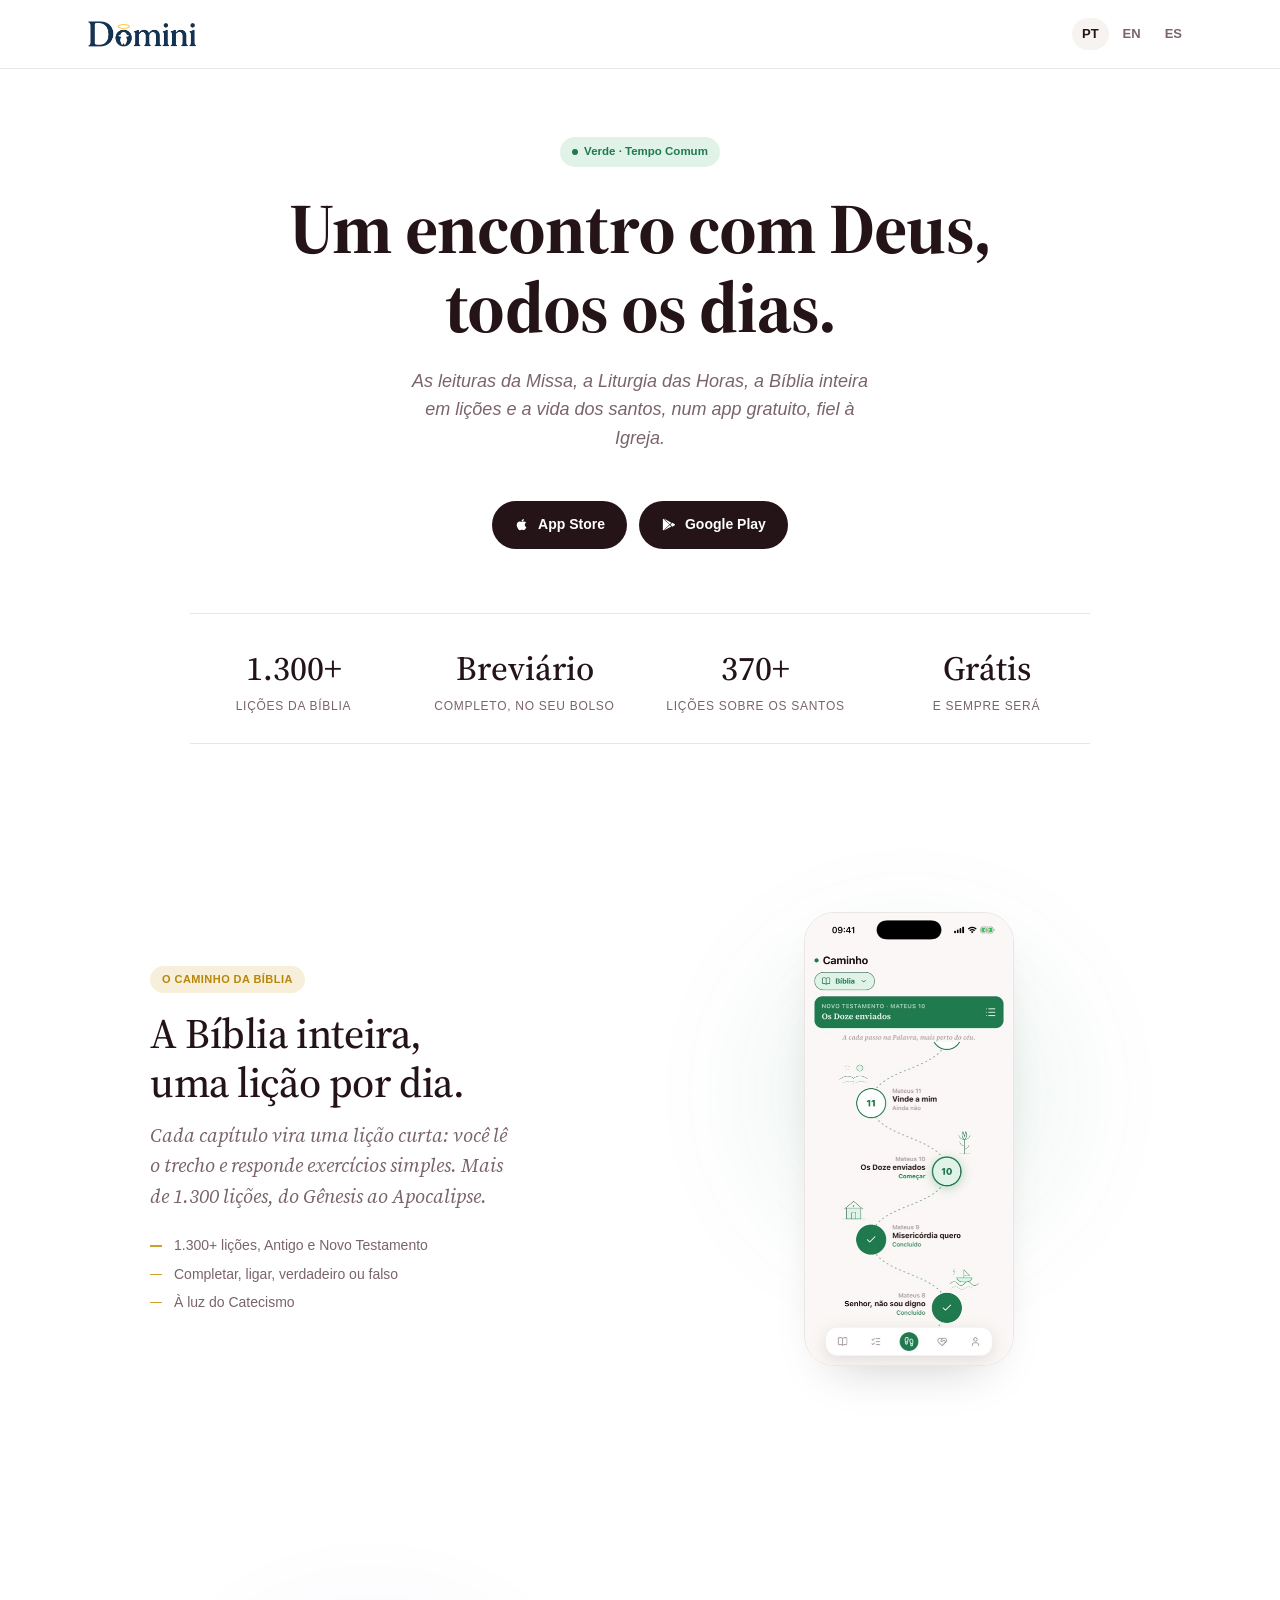
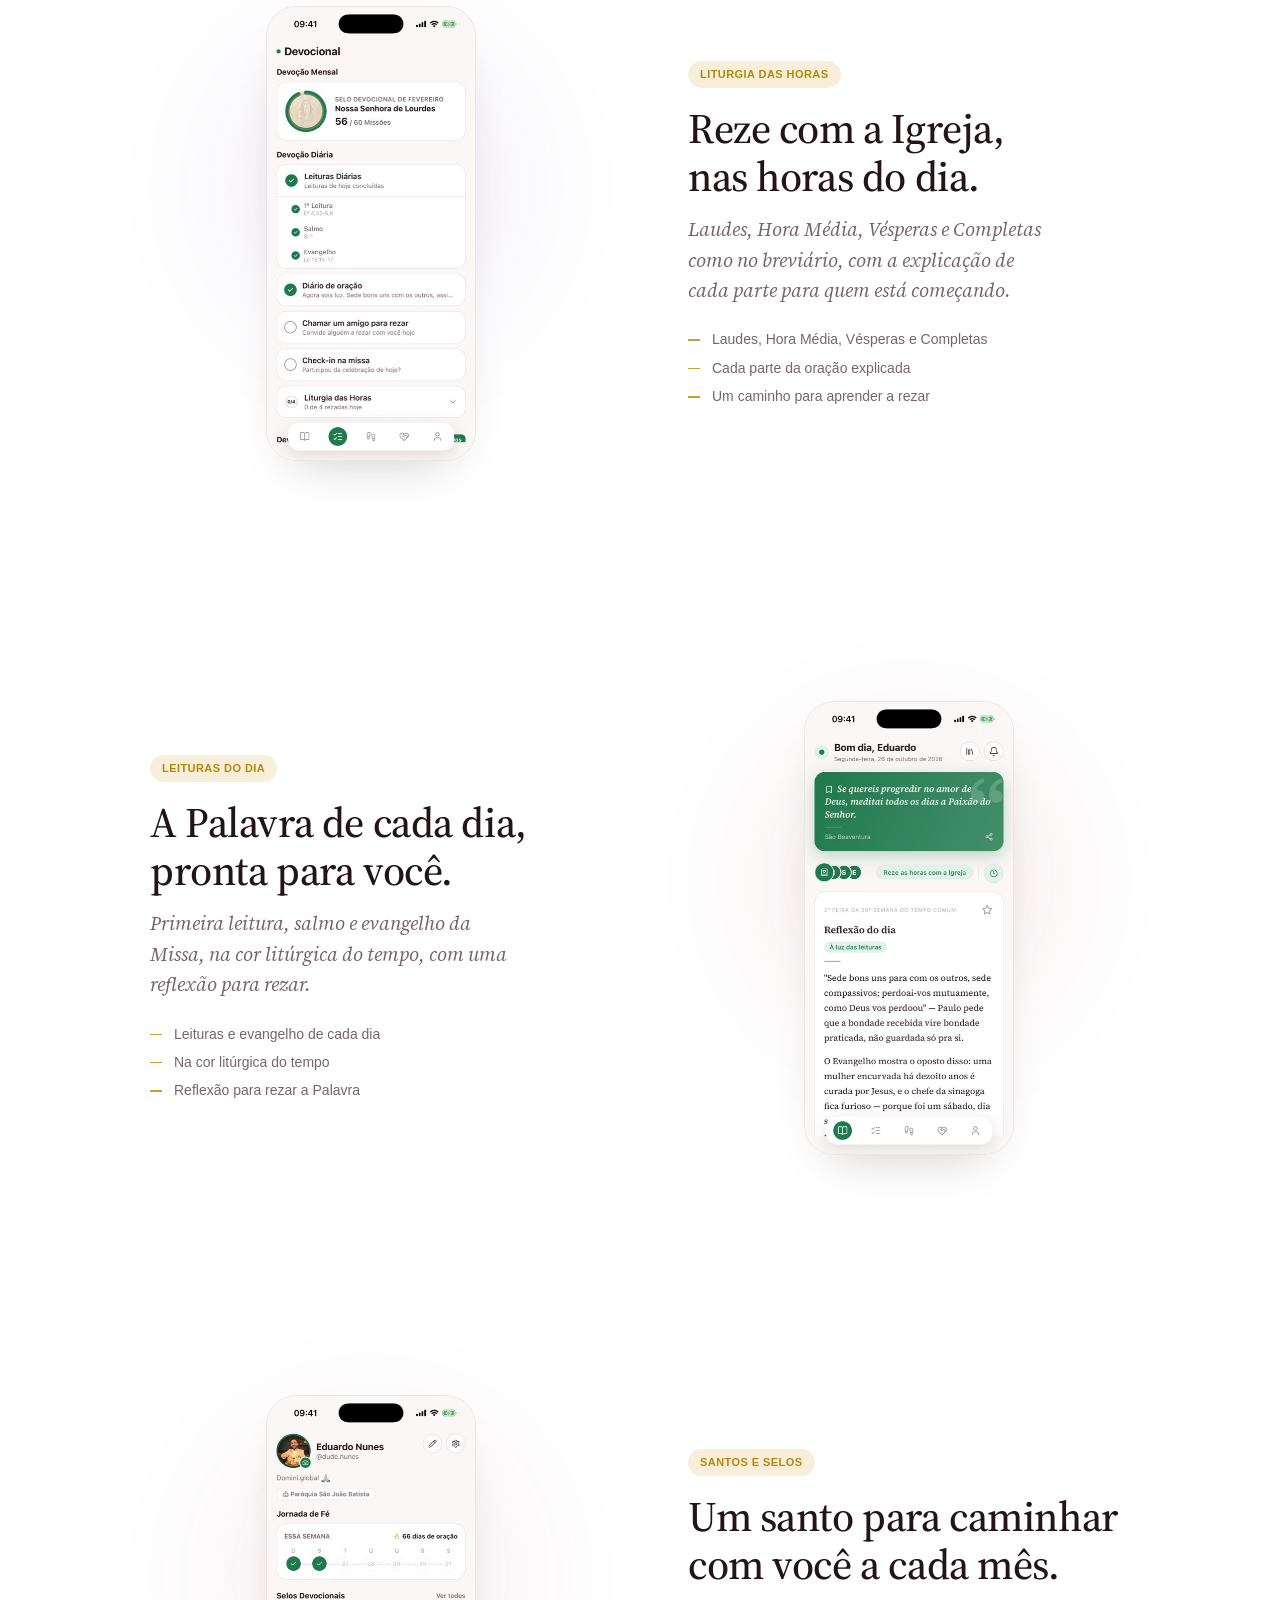
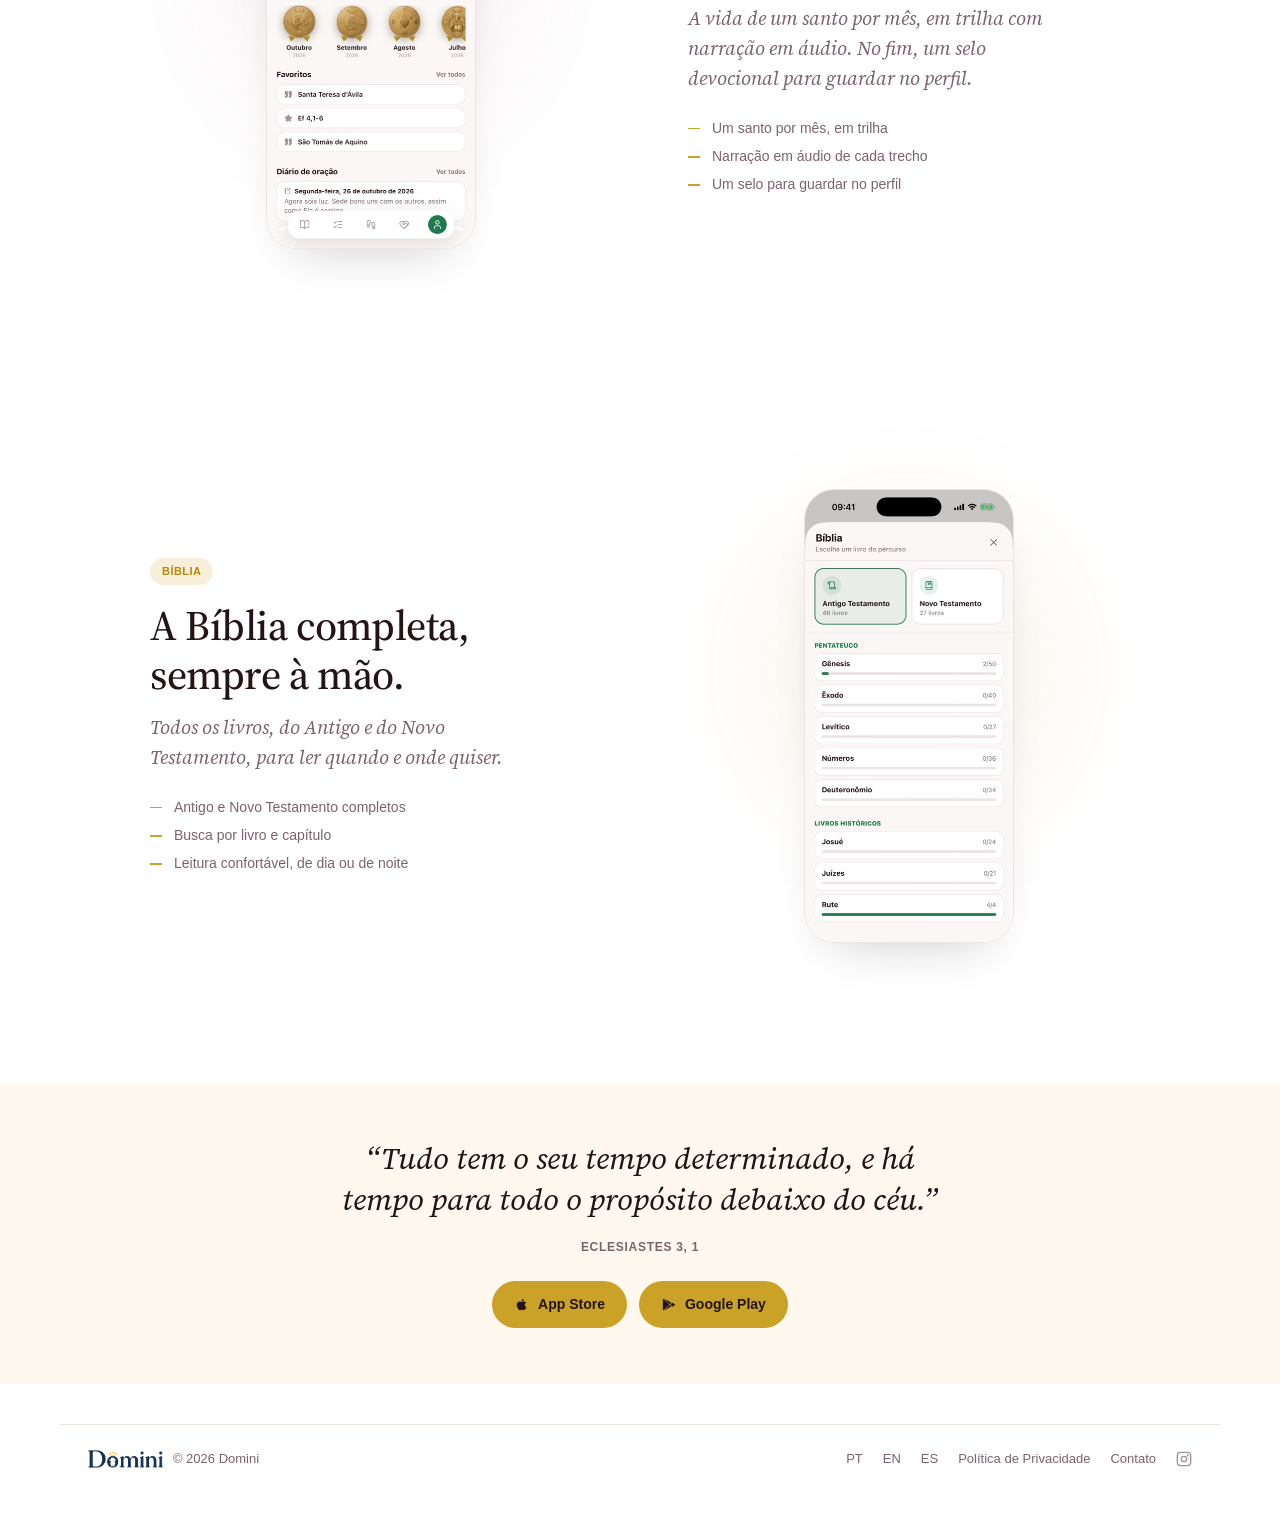
<file: index.html>
<!doctype html>
<html lang="pt-BR">
<head>
<meta charset="utf-8">
<meta name="viewport" content="width=device-width, initial-scale=1">
<title>Domini — leituras católicas diárias</title>
<meta name="description" content="Domini leva a primeira leitura, o salmo e o evangelho do dia até você — com missões, sequência de dias ativos, medalhas e amigos.">
<link rel="icon" href="assets/favicon.png?v=2">
<link rel="apple-touch-icon" href="assets/apple-touch-icon.png">
<link rel="alternate" hreflang="pt" href="https://domini.global/">
<link rel="alternate" hreflang="en" href="https://domini.global/en/">
<link rel="alternate" hreflang="es" href="https://domini.global/es/">
<link rel="alternate" hreflang="x-default" href="https://domini.global/">
<link rel="preconnect" href="https://fonts.googleapis.com"><link rel="preconnect" href="https://fonts.gstatic.com" crossorigin>
<link rel="stylesheet" href="https://fonts.googleapis.com/css2?family=Source+Serif+4:opsz,wght@8..60,400;8..60,500;8..60,600;8..60,700&display=swap">
<link rel="stylesheet" href="assets/style.css?v=20261102l">
</head>
<body>

<header class="site-header">
  <div class="wrap">
    <a class="brand" href="/">
      <img class="logo-light" src="assets/domini-logo.png" alt="Domini">
      <img class="logo-dark" src="assets/domini-logo-dark.png" alt="Domini">
    </a>
    <nav class="lang-switch" aria-label="Idioma">
      <a href="/" class="active">PT</a>
      <a href="/en/">EN</a>
      <a href="/es/">ES</a>
    </nav>
  </div>
</header>

<main>
  <section class="hero wrap reveal">
    <div class="lit-chip"><span class="lit-dot"></span><span class="label">Verde &middot; Tempo Comum</span></div>
    <h1>Um encontro com Deus,<br>todos os dias.</h1>
    <p class="lede">As leituras da Missa, a Liturgia das Horas, a Bíblia inteira em lições e a vida dos santos, num app gratuito, fiel à Igreja.</p>
      <div class="store-badges">
        <a class="store-badge" href="https://apps.apple.com/br/app/domini-app/id6801521707" target="_blank" rel="noopener noreferrer">
          <svg width="15" height="15" viewBox="0 0 24 24" fill="currentColor"><path d="M17.05 20.28c-.98.95-2.05.8-3.08.35-1.09-.46-2.09-.48-3.24 0-1.44.62-2.2.44-3.06-.35C2.79 15.25 3.51 7.59 9.25 7.31c1.35.07 2.28.74 3.08.8 1.18-.24 2.31-.93 3.57-.84 1.51.12 2.65.72 3.4 1.8-3.12 1.87-2.38 5.98.48 7.13-.57 1.5-1.31 2.99-2.73 4.08zM12.03 7.25c-.15-2.23 1.66-4.09 3.74-4.25.29 2.58-2.34 4.52-3.74 4.25z"/></svg>
          <span>App Store</span>
        </a>
        <a class="store-badge" href="https://play.google.com/store/apps/details?id=global.domini.app" target="_blank" rel="noopener noreferrer">
          <svg width="15" height="15" viewBox="0 0 24 24" fill="currentColor"><path d="M3.6 2.6a1 1 0 0 0-.6.92v17a1 1 0 0 0 .6.92l9.9-9.42zM15.2 12l2.9-2.76 3.9 2.26c.7.4.7 1.4 0 1.8l-3.9 2.26zM4.6 21.7l9.4-8.9 2.6 2.47zM4.6 2.3 16.6 9.2l-2.6 2.47z"/></svg>
          <span>Google Play</span>
        </a>
    </div>
  </section>

  

  <section class="numeros reveal"><div class="wrap numeros-grid">
  <div><strong>1.300+</strong><span>lições da Bíblia</span></div>
  <div><strong>Breviário</strong><span>completo, no seu bolso</span></div>
  <div><strong>370+</strong><span>lições sobre os santos</span></div>
  <div><strong>Grátis</strong><span>e sempre será</span></div>
</div></section>

<section class="features"><div class="wrap">
  <div class="fs-slide fs-static reveal">
    <div class="fs-text"><span class="eyebrow fi-verde">O Caminho da Bíblia</span><h3>A Bíblia inteira, uma lição por dia.</h3><p>Cada capítulo vira uma lição curta: você lê o trecho e responde exercícios simples. Mais de 1.300 lições, do Gênesis ao Apocalipse.</p><ul class="fs-list"><li>1.300+ lições, Antigo e Novo Testamento</li><li>Completar, ligar, verdadeiro ou falso</li><li>À luz do Catecismo</li></ul></div>
    <div class="fs-shot-wrap"><div class="glow-item glow-verde active"></div><div class="fs-shot"><img src="assets/screenshots/03-caminho.jpg" alt="O Caminho da Bíblia no app Domini"></div></div>
  </div>
  <div class="fs-slide fs-static fs-rev reveal">
    <div class="fs-text"><span class="eyebrow fi-roxo">Liturgia das Horas</span><h3>Reze com a Igreja, nas horas do dia.</h3><p>Laudes, Hora Média, Vésperas e Completas como no breviário, com a explicação de cada parte para quem está começando.</p><ul class="fs-list"><li>Laudes, Hora Média, Vésperas e Completas</li><li>Cada parte da oração explicada</li><li>Um caminho para aprender a rezar</li></ul></div>
    <div class="fs-shot-wrap"><div class="glow-item glow-roxo active"></div><div class="fs-shot"><img src="assets/screenshots/02-devocional.jpg" alt="Liturgia das Horas no app Domini"></div></div>
  </div>
  <div class="fs-slide fs-static reveal">
    <div class="fs-text"><span class="eyebrow fi-vermelho">Leituras do dia</span><h3>A Palavra de cada dia, pronta para você.</h3><p>Primeira leitura, salmo e evangelho da Missa, na cor litúrgica do tempo, com uma reflexão para rezar.</p><ul class="fs-list"><li>Leituras e evangelho de cada dia</li><li>Na cor litúrgica do tempo</li><li>Reflexão para rezar a Palavra</li></ul></div>
    <div class="fs-shot-wrap"><div class="glow-item glow-vermelho active"></div><div class="fs-shot"><img src="assets/screenshots/01-leituras.jpg" alt="Leituras do dia no app Domini"></div></div>
  </div>
  <div class="fs-slide fs-static fs-rev reveal">
    <div class="fs-text"><span class="eyebrow fi-rosa">Santos e selos</span><h3>Um santo para caminhar com você a cada mês.</h3><p>A vida de um santo por mês, em trilha com narração em áudio. No fim, um selo devocional para guardar no perfil.</p><ul class="fs-list"><li>Um santo por mês, em trilha</li><li>Narração em áudio de cada trecho</li><li>Um selo para guardar no perfil</li></ul></div>
    <div class="fs-shot-wrap"><div class="glow-item glow-rosa active"></div><div class="fs-shot"><img src="assets/screenshots/05-perfil.jpg" alt="Santos e selos no app Domini"></div></div>
  </div>
  <div class="fs-slide fs-static reveal">
    <div class="fs-text"><span class="eyebrow fi-branco">Bíblia</span><h3>A Bíblia completa, sempre à mão.</h3><p>Todos os livros, do Antigo e do Novo Testamento, para ler quando e onde quiser.</p><ul class="fs-list"><li>Antigo e Novo Testamento completos</li><li>Busca por livro e capítulo</li><li>Leitura confortável, de dia ou de noite</li></ul></div>
    <div class="fs-shot-wrap"><div class="glow-item glow-branco active"></div><div class="fs-shot"><img src="assets/screenshots/06-biblia.jpg" alt="Bíblia no app Domini"></div></div>
  </div>
</div></section>

<section class="band reveal">
    <div class="wrap">
      <blockquote>&ldquo;Tudo tem o seu tempo determinado, e há tempo para todo o propósito debaixo do céu.&rdquo;</blockquote>
      <p class="ref">Eclesiastes 3, 1</p>
            <div class="store-badges">
        <a class="store-badge" href="https://apps.apple.com/br/app/domini-app/id6801521707" target="_blank" rel="noopener noreferrer">
          <svg width="15" height="15" viewBox="0 0 24 24" fill="currentColor"><path d="M17.05 20.28c-.98.95-2.05.8-3.08.35-1.09-.46-2.09-.48-3.24 0-1.44.62-2.2.44-3.06-.35C2.79 15.25 3.51 7.59 9.25 7.31c1.35.07 2.28.74 3.08.8 1.18-.24 2.31-.93 3.57-.84 1.51.12 2.65.72 3.4 1.8-3.12 1.87-2.38 5.98.48 7.13-.57 1.5-1.31 2.99-2.73 4.08zM12.03 7.25c-.15-2.23 1.66-4.09 3.74-4.25.29 2.58-2.34 4.52-3.74 4.25z"/></svg>
          <span>App Store</span>
        </a>
        <a class="store-badge" href="https://play.google.com/store/apps/details?id=global.domini.app" target="_blank" rel="noopener noreferrer">
          <svg width="15" height="15" viewBox="0 0 24 24" fill="currentColor"><path d="M3.6 2.6a1 1 0 0 0-.6.92v17a1 1 0 0 0 .6.92l9.9-9.42zM15.2 12l2.9-2.76 3.9 2.26c.7.4.7 1.4 0 1.8l-3.9 2.26zM4.6 21.7l9.4-8.9 2.6 2.47zM4.6 2.3 16.6 9.2l-2.6 2.47z"/></svg>
          <span>Google Play</span>
        </a>
      </div>
    </div>
  </section>
</main>

<footer class="site-footer">
  <div class="wrap">
    <div class="footer-brand">
      <img class="logo-light" src="assets/domini-logo.png" alt="Domini">
      <img class="logo-dark" src="assets/domini-logo-dark.png" alt="Domini">
      <span>&copy; 2026 Domini</span>
    </div>
    <nav class="footer-links">
      <a href="/">PT</a>
      <a href="/en/">EN</a>
      <a href="/es/">ES</a>
      <a href="/privacidade.html">Política de Privacidade</a>
      <a href="mailto:eduardo@domini.global">Contato</a>
      <a class="footer-ig" href="https://www.instagram.com/app.domini/" target="_blank" rel="noopener noreferrer" aria-label="Instagram do Domini"><svg width="16" height="16" viewBox="0 0 24 24" fill="none" stroke="currentColor" stroke-width="2" stroke-linecap="round" stroke-linejoin="round"><rect x="2" y="2" width="20" height="20" rx="5"/><circle cx="12" cy="12" r="4"/><circle cx="17.5" cy="6.5" r=".6" fill="currentColor"/></svg></a>
    </nav>
  </div>
</footer>

<script>
  (function () {
    var els = document.querySelectorAll('.reveal');
    if (!('IntersectionObserver' in window)) {
      els.forEach(function (el) { el.classList.add('is-visible'); });
      return;
    }
    var io = new IntersectionObserver(function (entries) {
      entries.forEach(function (entry) {
        if (entry.isIntersecting) {
          entry.target.classList.add('is-visible');
          io.unobserve(entry.target);
        }
      });
    }, { threshold: 0.1 });
    els.forEach(function (el) { io.observe(el); });

    var tiles = document.querySelectorAll('.bento .tile');
    tiles.forEach(function (t, i) { t.style.transitionDelay = (i * 60) + 'ms'; });
  })();

  (function () {
    var slider = document.getElementById('slider');
    var track = document.getElementById('slideTrack');
    if (!slider || !track) return;
    var total = 3;
    var current = 0;
    var timer = null;
    var reduceMotion = window.matchMedia('(prefers-reduced-motion: reduce)').matches;
    if (reduceMotion) track.style.transition = 'none';

    function go(i) {
      current = (i + total) % total;
      track.style.transform = 'translateX(-' + (current * (100 / total)) + '%)';
      slider.querySelectorAll('[data-glow]').forEach(function (el) {
        el.classList.toggle('active', el.dataset.glow === String(current));
      });
      slider.querySelectorAll('[data-dot]').forEach(function (el) {
        el.classList.toggle('active', el.dataset.dot === String(current));
      });
    }

    function restartAutoplay() {
      if (timer) clearInterval(timer);
      timer = setInterval(function () { go(current + 1); }, 4200);
    }

    slider.querySelector('.prev').addEventListener('click', function () { go(current - 1); restartAutoplay(); });
    slider.querySelector('.next').addEventListener('click', function () { go(current + 1); restartAutoplay(); });
    slider.querySelectorAll('[data-dot]').forEach(function (dot) {
      dot.addEventListener('click', function () { go(Number(dot.dataset.dot)); restartAutoplay(); });
    });

    restartAutoplay();
  })();
</script>
<script src="assets/liturgical-color.js"></script>

</body>
</html>
</file>
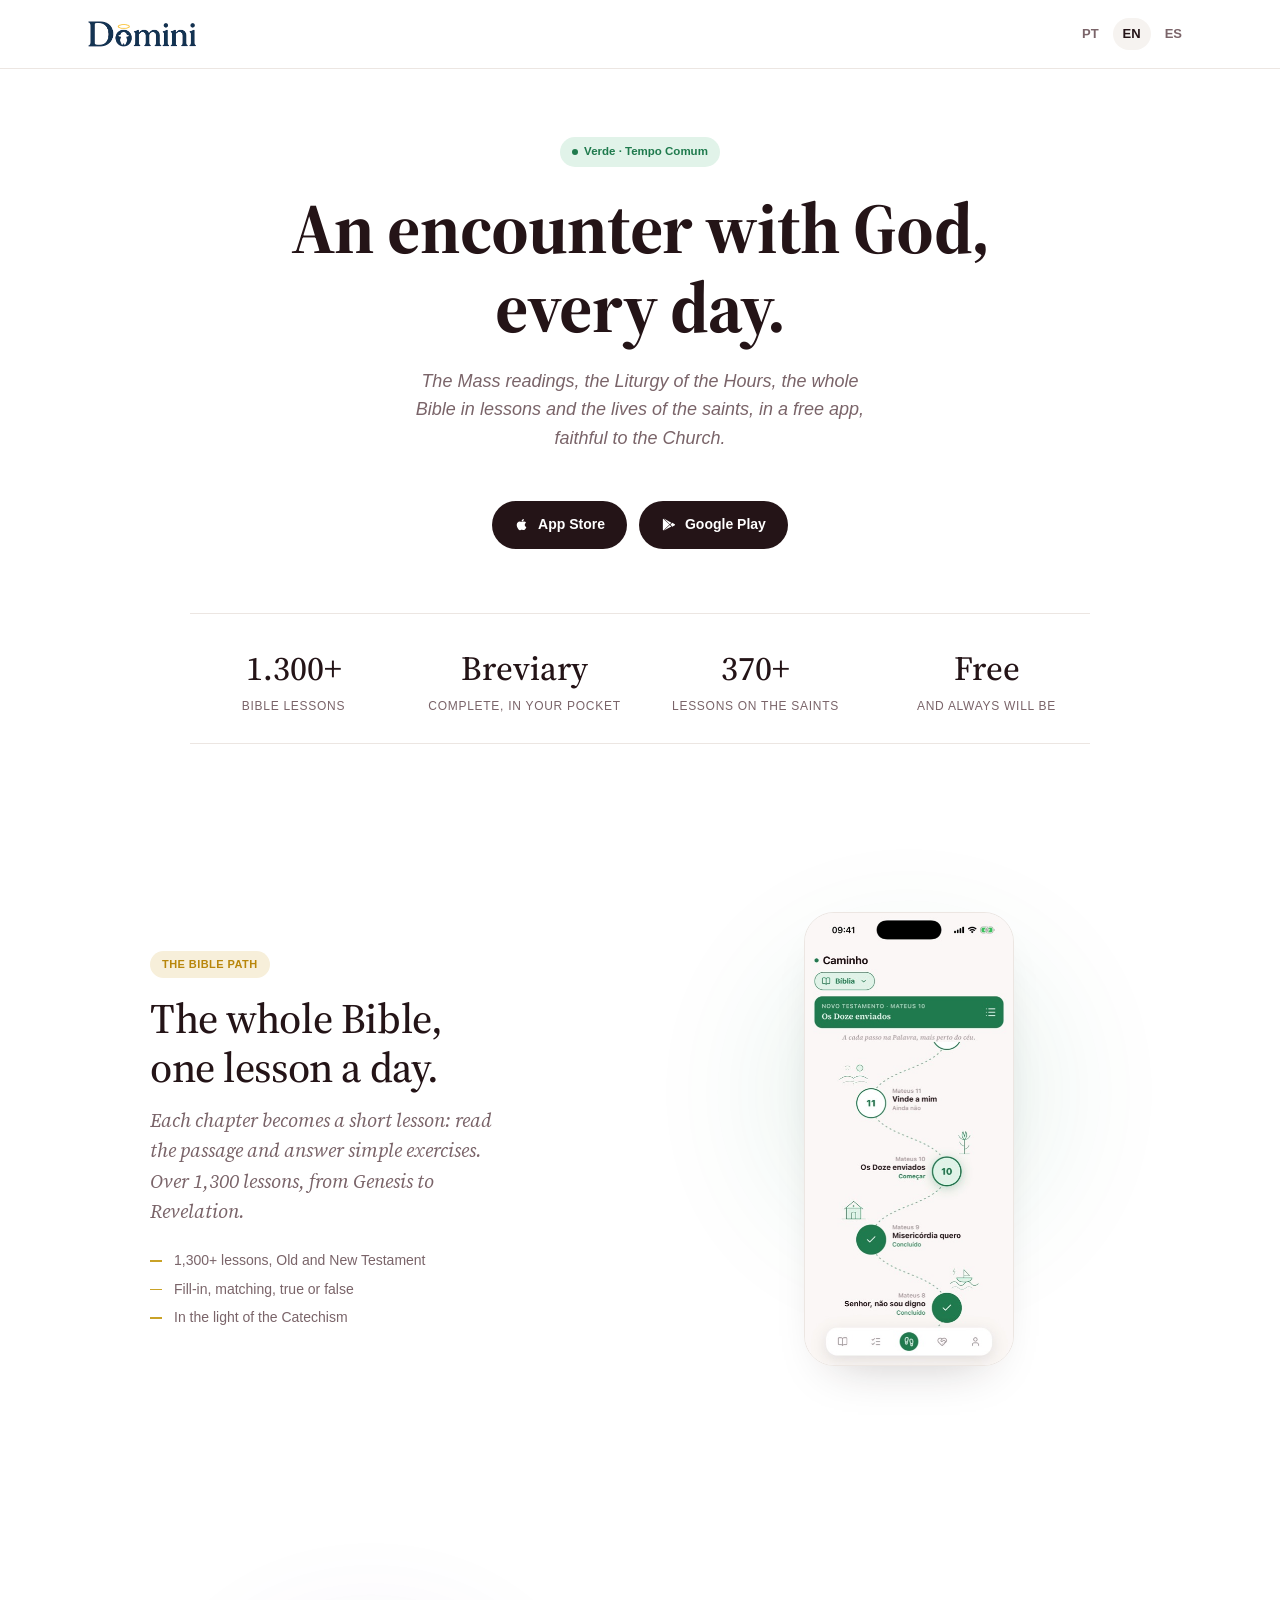
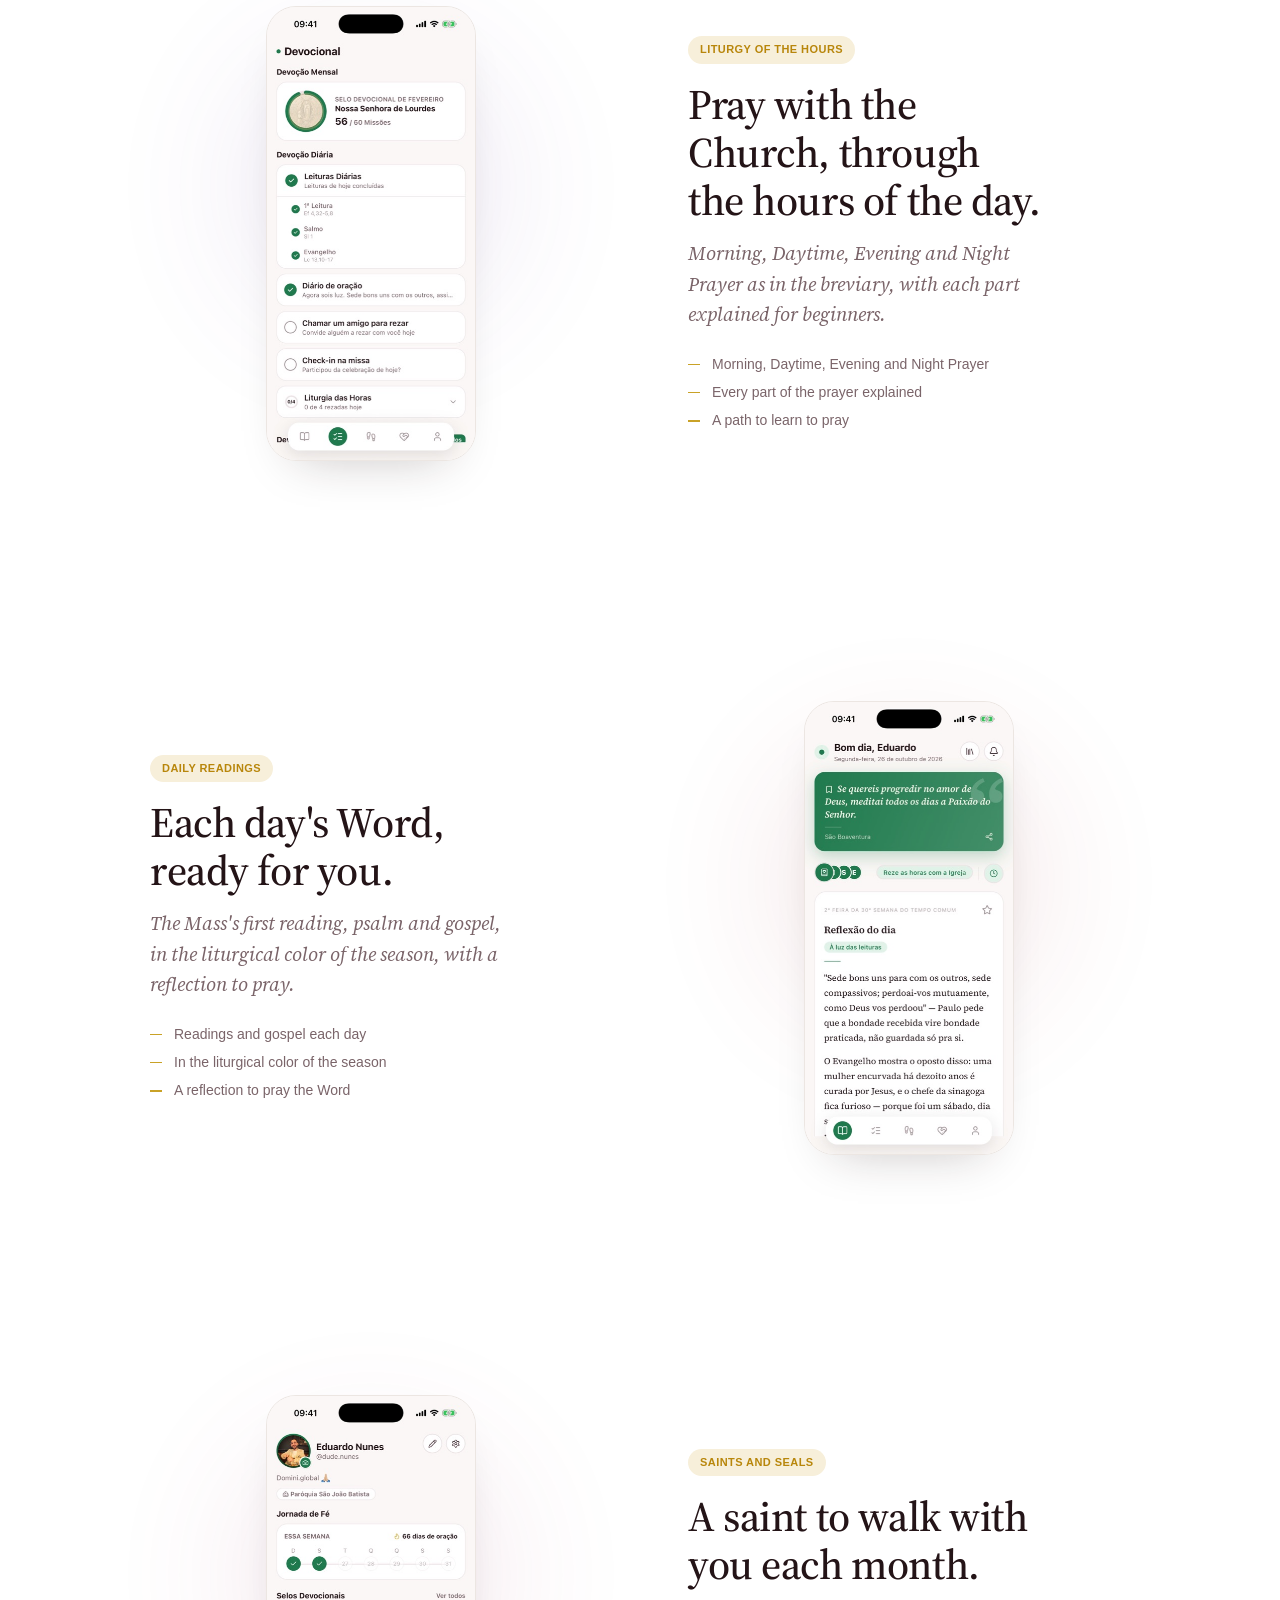
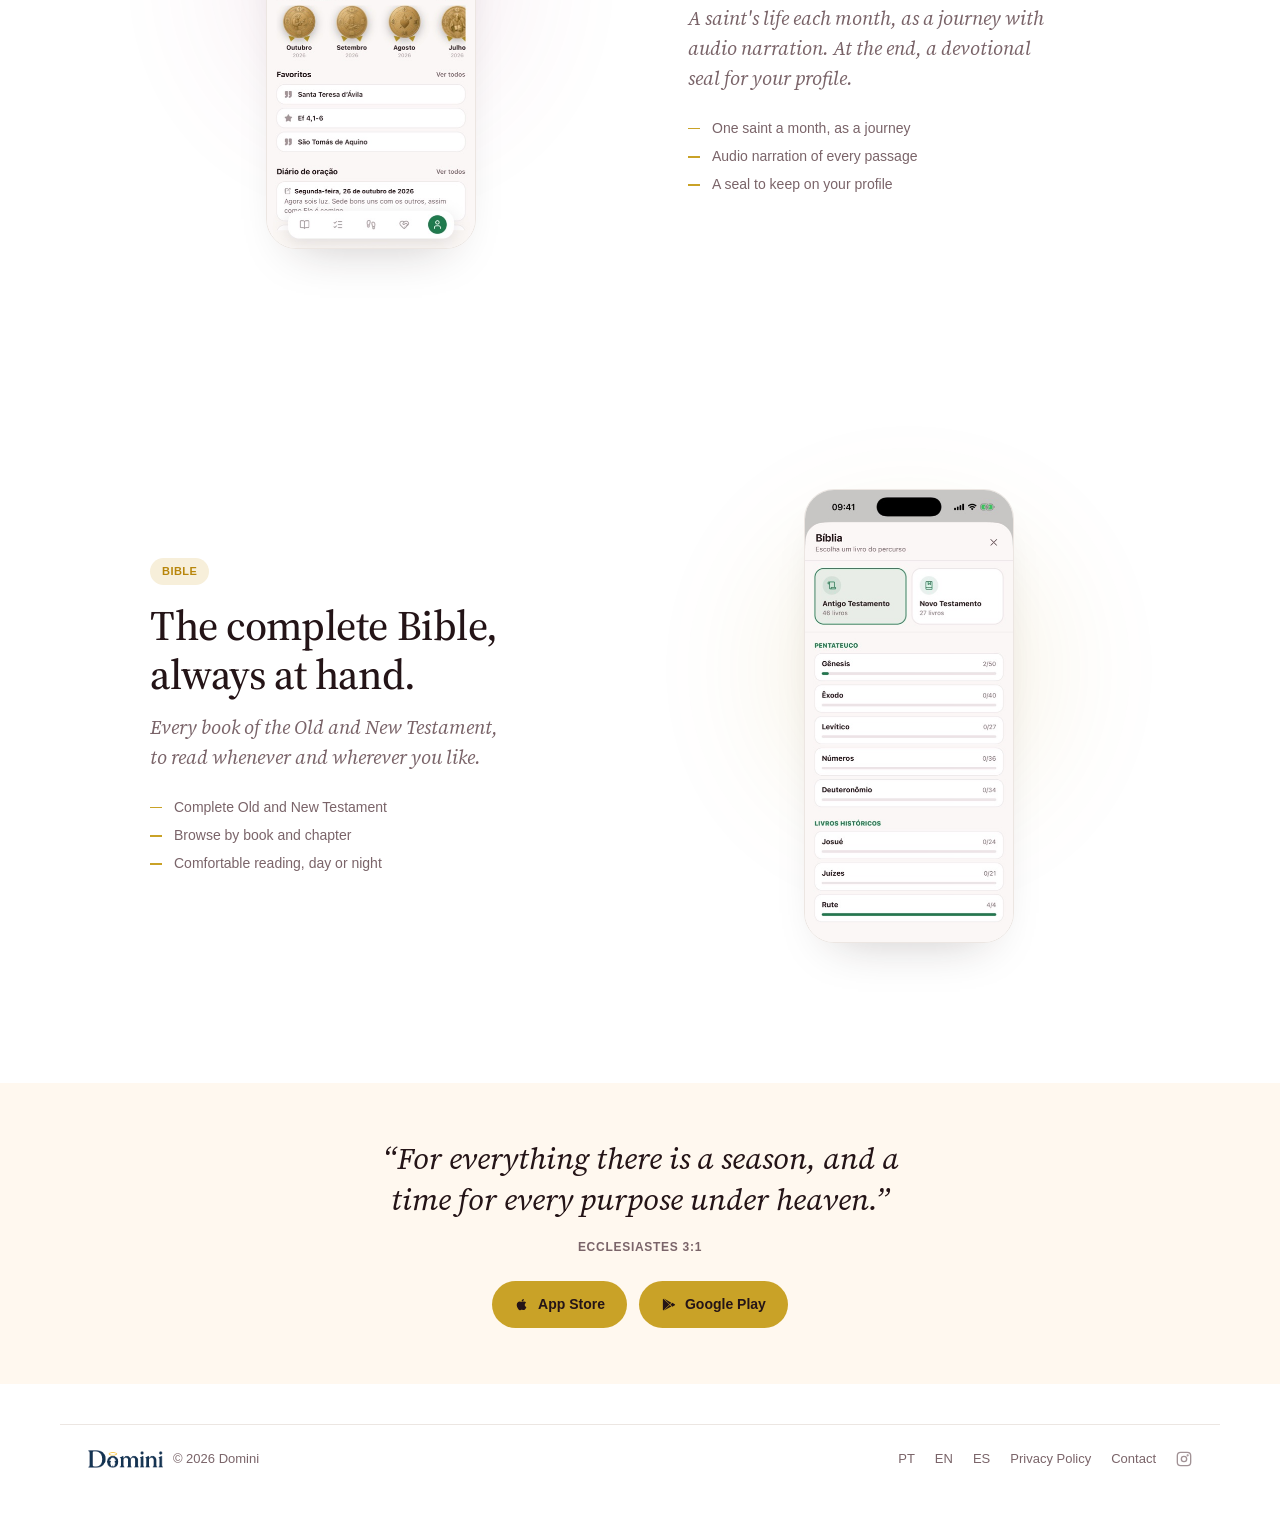
<file: en/index.html>
<!doctype html>
<html lang="en">
<head>
<meta charset="utf-8">
<meta name="viewport" content="width=device-width, initial-scale=1">
<title>Domini — daily Catholic readings</title>
<meta name="description" content="Domini brings you the first reading, psalm and gospel of the day — with missions, daily streaks, badges and friends.">
<link rel="icon" href="../assets/favicon.png?v=2">
<link rel="apple-touch-icon" href="../assets/apple-touch-icon.png">
<link rel="alternate" hreflang="pt" href="https://domini.global/">
<link rel="alternate" hreflang="en" href="https://domini.global/en/">
<link rel="alternate" hreflang="es" href="https://domini.global/es/">
<link rel="alternate" hreflang="x-default" href="https://domini.global/">
<link rel="preconnect" href="https://fonts.googleapis.com"><link rel="preconnect" href="https://fonts.gstatic.com" crossorigin>
<link rel="stylesheet" href="https://fonts.googleapis.com/css2?family=Source+Serif+4:opsz,wght@8..60,400;8..60,500;8..60,600;8..60,700&display=swap">
<link rel="stylesheet" href="../assets/style.css?v=20261102l">
</head>
<body>

<header class="site-header">
  <div class="wrap">
    <a class="brand" href="/en/">
      <img class="logo-light" src="../assets/domini-logo.png" alt="Domini">
      <img class="logo-dark" src="../assets/domini-logo-dark.png" alt="Domini">
    </a>
    <nav class="lang-switch" aria-label="Language">
      <a href="/">PT</a>
      <a href="/en/" class="active">EN</a>
      <a href="/es/">ES</a>
    </nav>
  </div>
</header>

<main>
  <section class="hero wrap reveal">
    <div class="lit-chip"><span class="lit-dot"></span><span class="label">Verde &middot; Tempo Comum</span></div>
    <h1>An encounter with God,<br>every day.</h1>
    <p class="lede">The Mass readings, the Liturgy of the Hours, the whole Bible in lessons and the lives of the saints, in a free app, faithful to the Church.</p>
      <div class="store-badges">
        <a class="store-badge" href="https://apps.apple.com/br/app/domini-app/id6801521707" target="_blank" rel="noopener noreferrer">
          <svg width="15" height="15" viewBox="0 0 24 24" fill="currentColor"><path d="M17.05 20.28c-.98.95-2.05.8-3.08.35-1.09-.46-2.09-.48-3.24 0-1.44.62-2.2.44-3.06-.35C2.79 15.25 3.51 7.59 9.25 7.31c1.35.07 2.28.74 3.08.8 1.18-.24 2.31-.93 3.57-.84 1.51.12 2.65.72 3.4 1.8-3.12 1.87-2.38 5.98.48 7.13-.57 1.5-1.31 2.99-2.73 4.08zM12.03 7.25c-.15-2.23 1.66-4.09 3.74-4.25.29 2.58-2.34 4.52-3.74 4.25z"/></svg>
          <span>App Store</span>
        </a>
        <a class="store-badge" href="https://play.google.com/store/apps/details?id=global.domini.app" target="_blank" rel="noopener noreferrer">
          <svg width="15" height="15" viewBox="0 0 24 24" fill="currentColor"><path d="M3.6 2.6a1 1 0 0 0-.6.92v17a1 1 0 0 0 .6.92l9.9-9.42zM15.2 12l2.9-2.76 3.9 2.26c.7.4.7 1.4 0 1.8l-3.9 2.26zM4.6 21.7l9.4-8.9 2.6 2.47zM4.6 2.3 16.6 9.2l-2.6 2.47z"/></svg>
          <span>Google Play</span>
        </a>
    </div>
  </section>

  

  <section class="numeros reveal"><div class="wrap numeros-grid">
  <div><strong>1.300+</strong><span>Bible lessons</span></div>
  <div><strong>Breviary</strong><span>complete, in your pocket</span></div>
  <div><strong>370+</strong><span>lessons on the saints</span></div>
  <div><strong>Free</strong><span>and always will be</span></div>
</div></section>

<section class="features"><div class="wrap">
  <div class="fs-slide fs-static reveal">
    <div class="fs-text"><span class="eyebrow fi-verde">The Bible Path</span><h3>The whole Bible, one lesson a day.</h3><p>Each chapter becomes a short lesson: read the passage and answer simple exercises. Over 1,300 lessons, from Genesis to Revelation.</p><ul class="fs-list"><li>1,300+ lessons, Old and New Testament</li><li>Fill-in, matching, true or false</li><li>In the light of the Catechism</li></ul></div>
    <div class="fs-shot-wrap"><div class="glow-item glow-verde active"></div><div class="fs-shot"><img src="../assets/screenshots/03-caminho.jpg" alt="The Bible Path in the Domini app"></div></div>
  </div>
  <div class="fs-slide fs-static fs-rev reveal">
    <div class="fs-text"><span class="eyebrow fi-roxo">Liturgy of the Hours</span><h3>Pray with the Church, through the hours of the day.</h3><p>Morning, Daytime, Evening and Night Prayer as in the breviary, with each part explained for beginners.</p><ul class="fs-list"><li>Morning, Daytime, Evening and Night Prayer</li><li>Every part of the prayer explained</li><li>A path to learn to pray</li></ul></div>
    <div class="fs-shot-wrap"><div class="glow-item glow-roxo active"></div><div class="fs-shot"><img src="../assets/screenshots/02-devocional.jpg" alt="Liturgy of the Hours in the Domini app"></div></div>
  </div>
  <div class="fs-slide fs-static reveal">
    <div class="fs-text"><span class="eyebrow fi-vermelho">Daily readings</span><h3>Each day's Word, ready for you.</h3><p>The Mass's first reading, psalm and gospel, in the liturgical color of the season, with a reflection to pray.</p><ul class="fs-list"><li>Readings and gospel each day</li><li>In the liturgical color of the season</li><li>A reflection to pray the Word</li></ul></div>
    <div class="fs-shot-wrap"><div class="glow-item glow-vermelho active"></div><div class="fs-shot"><img src="../assets/screenshots/01-leituras.jpg" alt="Daily readings in the Domini app"></div></div>
  </div>
  <div class="fs-slide fs-static fs-rev reveal">
    <div class="fs-text"><span class="eyebrow fi-rosa">Saints and seals</span><h3>A saint to walk with you each month.</h3><p>A saint's life each month, as a journey with audio narration. At the end, a devotional seal for your profile.</p><ul class="fs-list"><li>One saint a month, as a journey</li><li>Audio narration of every passage</li><li>A seal to keep on your profile</li></ul></div>
    <div class="fs-shot-wrap"><div class="glow-item glow-rosa active"></div><div class="fs-shot"><img src="../assets/screenshots/05-perfil.jpg" alt="Saints and seals in the Domini app"></div></div>
  </div>
  <div class="fs-slide fs-static reveal">
    <div class="fs-text"><span class="eyebrow fi-branco">Bible</span><h3>The complete Bible, always at hand.</h3><p>Every book of the Old and New Testament, to read whenever and wherever you like.</p><ul class="fs-list"><li>Complete Old and New Testament</li><li>Browse by book and chapter</li><li>Comfortable reading, day or night</li></ul></div>
    <div class="fs-shot-wrap"><div class="glow-item glow-branco active"></div><div class="fs-shot"><img src="../assets/screenshots/06-biblia.jpg" alt="Bíblia in the Domini app"></div></div>
  </div>
</div></section>

<section class="band reveal">
    <div class="wrap">
      <blockquote>&ldquo;For everything there is a season, and a time for every purpose under heaven.&rdquo;</blockquote>
      <p class="ref">Ecclesiastes 3:1</p>
            <div class="store-badges">
        <a class="store-badge" href="https://apps.apple.com/br/app/domini-app/id6801521707" target="_blank" rel="noopener noreferrer">
          <svg width="15" height="15" viewBox="0 0 24 24" fill="currentColor"><path d="M17.05 20.28c-.98.95-2.05.8-3.08.35-1.09-.46-2.09-.48-3.24 0-1.44.62-2.2.44-3.06-.35C2.79 15.25 3.51 7.59 9.25 7.31c1.35.07 2.28.74 3.08.8 1.18-.24 2.31-.93 3.57-.84 1.51.12 2.65.72 3.4 1.8-3.12 1.87-2.38 5.98.48 7.13-.57 1.5-1.31 2.99-2.73 4.08zM12.03 7.25c-.15-2.23 1.66-4.09 3.74-4.25.29 2.58-2.34 4.52-3.74 4.25z"/></svg>
          <span>App Store</span>
        </a>
        <a class="store-badge" href="https://play.google.com/store/apps/details?id=global.domini.app" target="_blank" rel="noopener noreferrer">
          <svg width="15" height="15" viewBox="0 0 24 24" fill="currentColor"><path d="M3.6 2.6a1 1 0 0 0-.6.92v17a1 1 0 0 0 .6.92l9.9-9.42zM15.2 12l2.9-2.76 3.9 2.26c.7.4.7 1.4 0 1.8l-3.9 2.26zM4.6 21.7l9.4-8.9 2.6 2.47zM4.6 2.3 16.6 9.2l-2.6 2.47z"/></svg>
          <span>Google Play</span>
        </a>
      </div>
    </div>
  </section>
</main>

<footer class="site-footer">
  <div class="wrap">
    <div class="footer-brand">
      <img class="logo-light" src="../assets/domini-logo.png" alt="Domini">
      <img class="logo-dark" src="../assets/domini-logo-dark.png" alt="Domini">
      <span>&copy; 2026 Domini</span>
    </div>
    <nav class="footer-links">
      <a href="/">PT</a>
      <a href="/en/" class="active">EN</a>
      <a href="/es/">ES</a>
      <a href="/en/privacy.html">Privacy Policy</a>
      <a href="mailto:eduardo@domini.global">Contact</a>
      <a class="footer-ig" href="https://www.instagram.com/app.domini/" target="_blank" rel="noopener noreferrer" aria-label="Domini on Instagram"><svg width="16" height="16" viewBox="0 0 24 24" fill="none" stroke="currentColor" stroke-width="2" stroke-linecap="round" stroke-linejoin="round"><rect x="2" y="2" width="20" height="20" rx="5"/><circle cx="12" cy="12" r="4"/><circle cx="17.5" cy="6.5" r=".6" fill="currentColor"/></svg></a>
    </nav>
  </div>
</footer>

<script>
  (function () {
    var els = document.querySelectorAll('.reveal');
    if (!('IntersectionObserver' in window)) {
      els.forEach(function (el) { el.classList.add('is-visible'); });
      return;
    }
    var io = new IntersectionObserver(function (entries) {
      entries.forEach(function (entry) {
        if (entry.isIntersecting) {
          entry.target.classList.add('is-visible');
          io.unobserve(entry.target);
        }
      });
    }, { threshold: 0.1 });
    els.forEach(function (el) { io.observe(el); });

    var tiles = document.querySelectorAll('.bento .tile');
    tiles.forEach(function (t, i) { t.style.transitionDelay = (i * 60) + 'ms'; });
  })();

  (function () {
    var slider = document.getElementById('slider');
    var track = document.getElementById('slideTrack');
    if (!slider || !track) return;
    var total = 3;
    var current = 0;
    var timer = null;
    var reduceMotion = window.matchMedia('(prefers-reduced-motion: reduce)').matches;
    if (reduceMotion) track.style.transition = 'none';

    function go(i) {
      current = (i + total) % total;
      track.style.transform = 'translateX(-' + (current * (100 / total)) + '%)';
      slider.querySelectorAll('[data-glow]').forEach(function (el) {
        el.classList.toggle('active', el.dataset.glow === String(current));
      });
      slider.querySelectorAll('[data-dot]').forEach(function (el) {
        el.classList.toggle('active', el.dataset.dot === String(current));
      });
    }

    function restartAutoplay() {
      if (timer) clearInterval(timer);
      timer = setInterval(function () { go(current + 1); }, 4200);
    }

    slider.querySelector('.prev').addEventListener('click', function () { go(current - 1); restartAutoplay(); });
    slider.querySelector('.next').addEventListener('click', function () { go(current + 1); restartAutoplay(); });
    slider.querySelectorAll('[data-dot]').forEach(function (dot) {
      dot.addEventListener('click', function () { go(Number(dot.dataset.dot)); restartAutoplay(); });
    });

    restartAutoplay();
  })();
</script>
<script src="../assets/liturgical-color.js"></script>

</body>
</html>
</file>
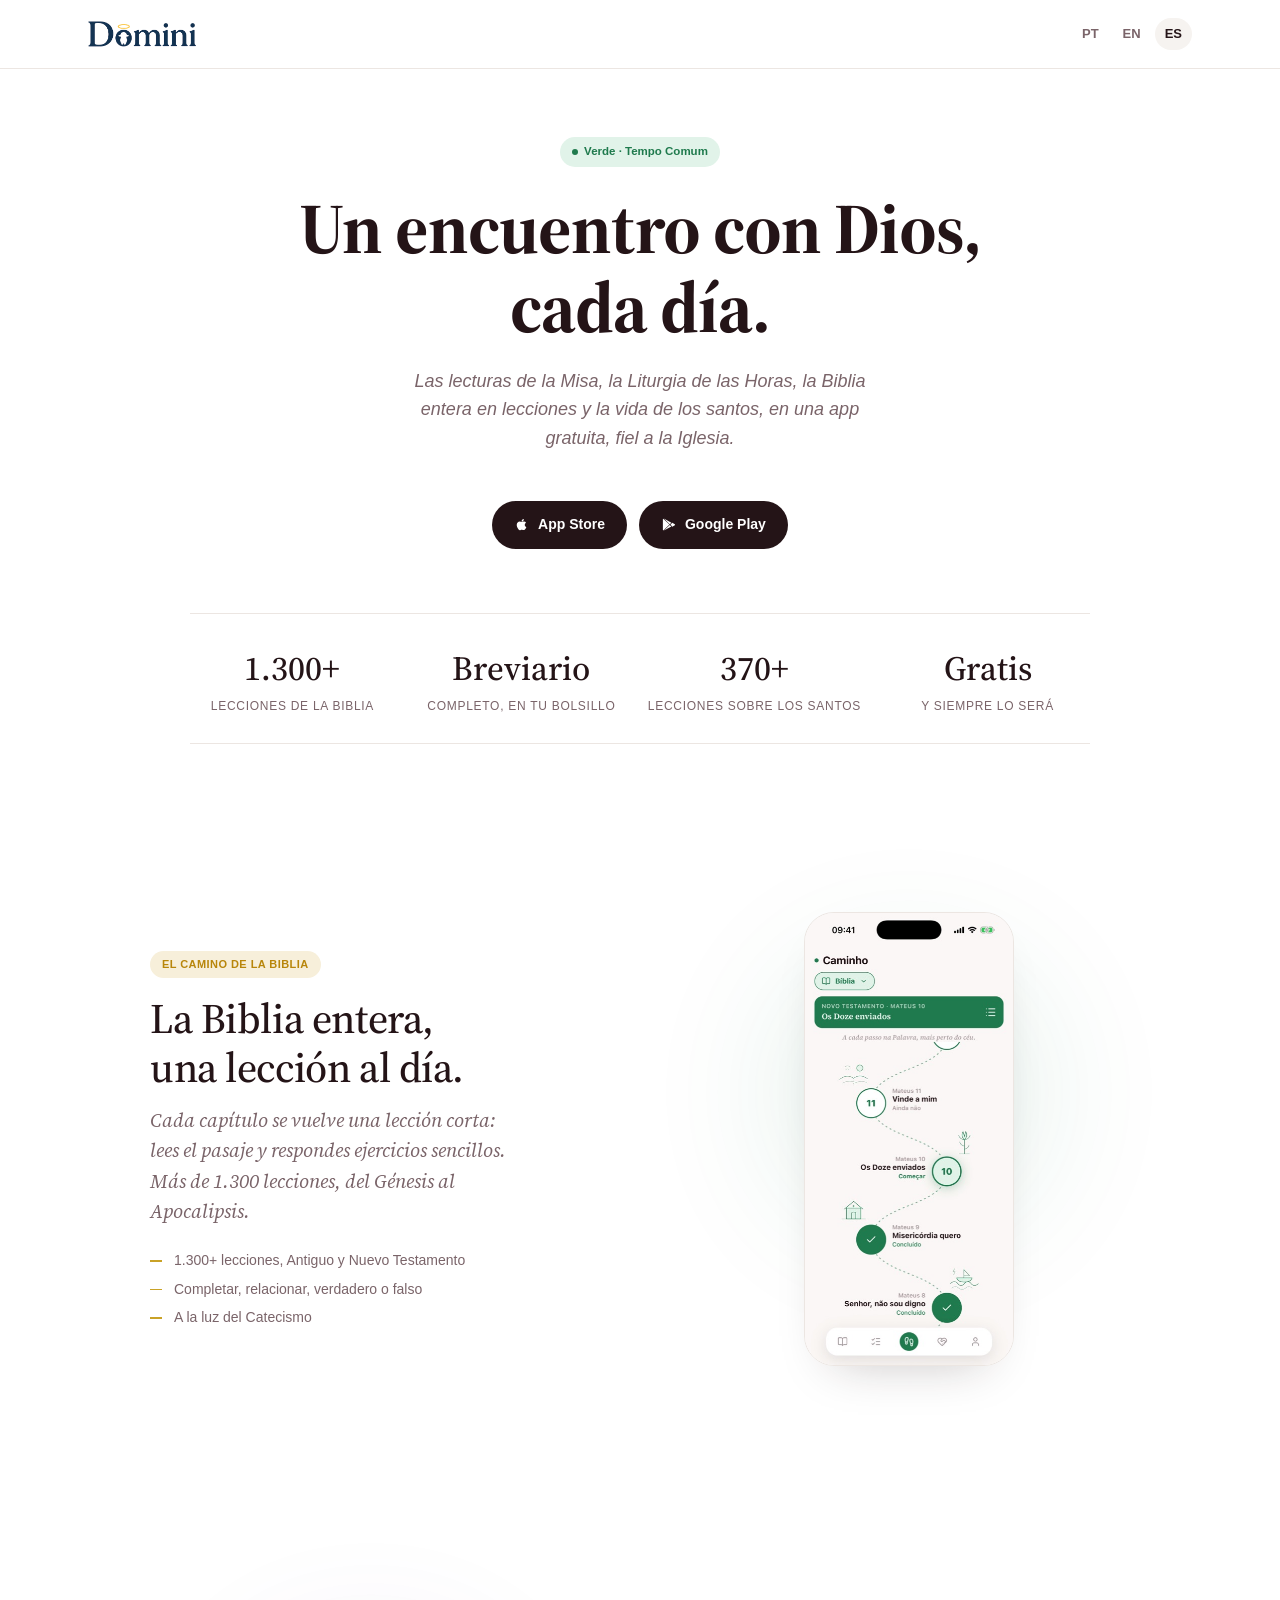
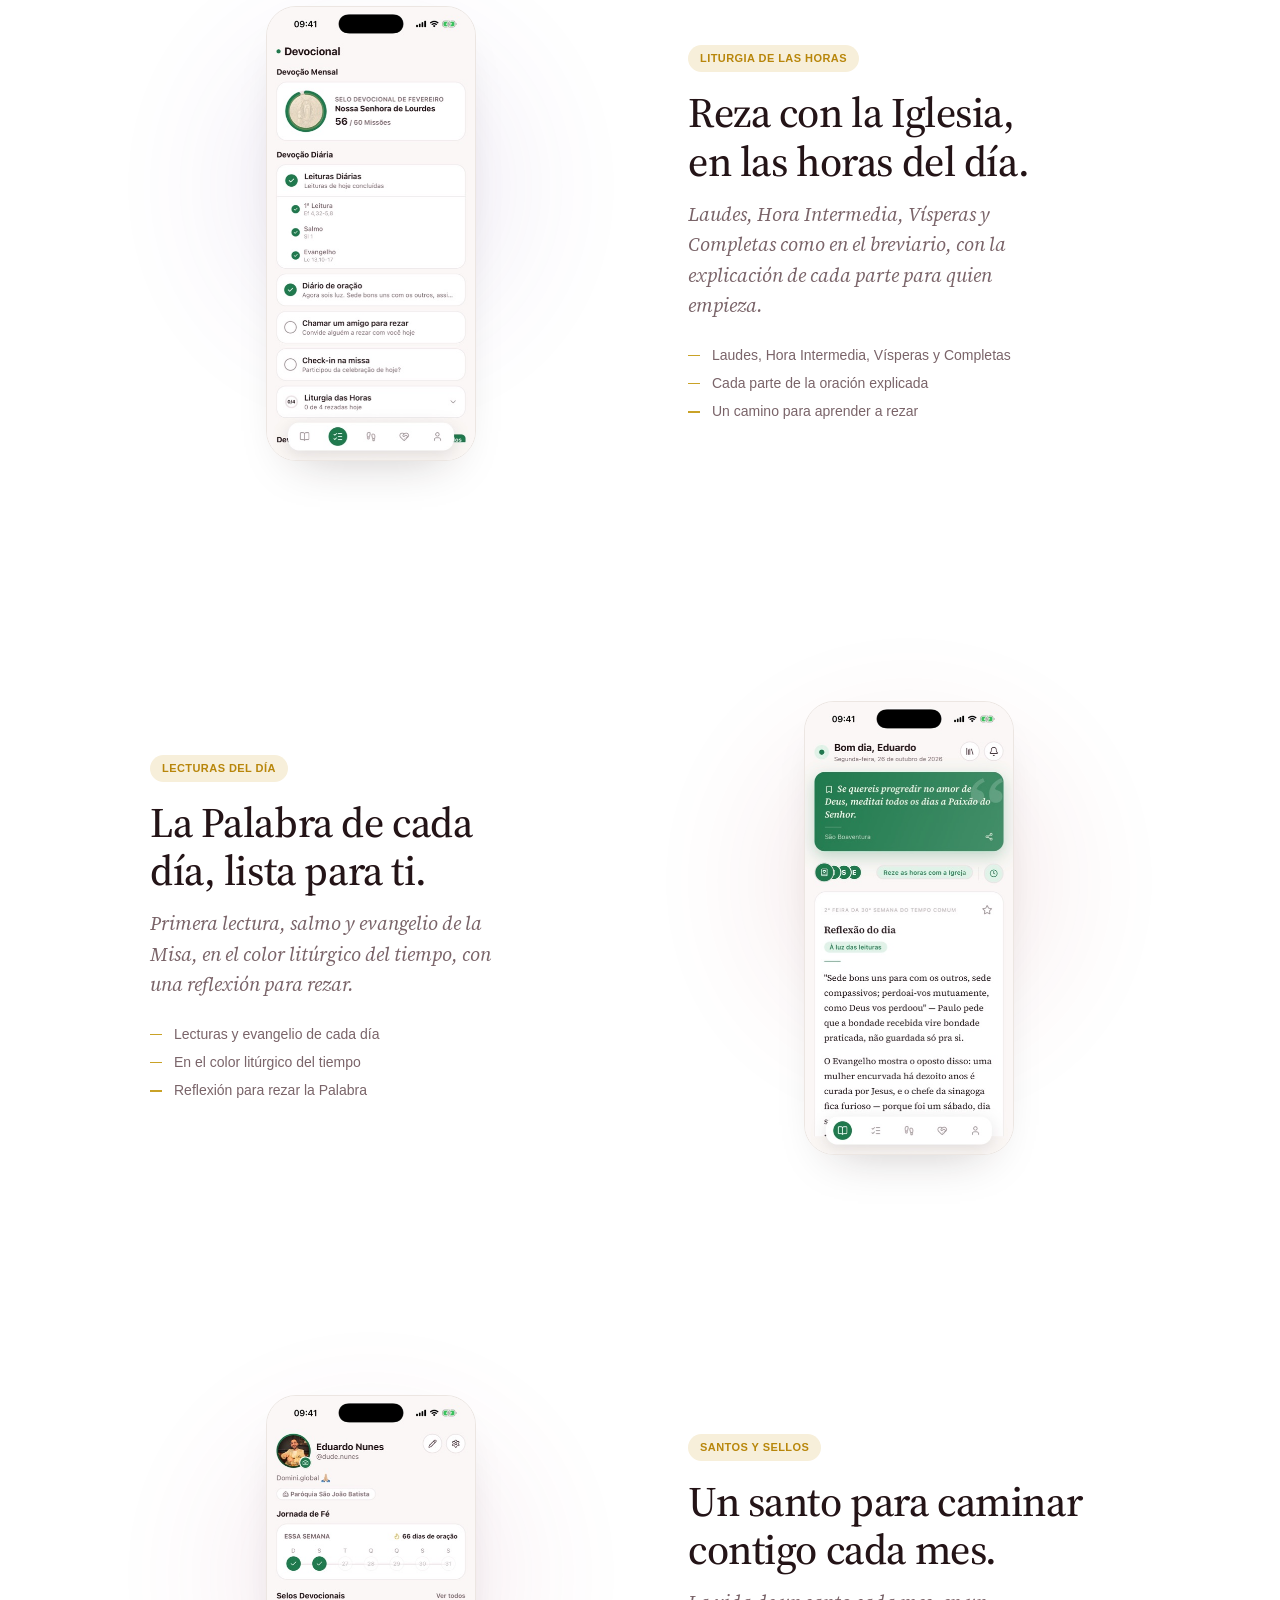
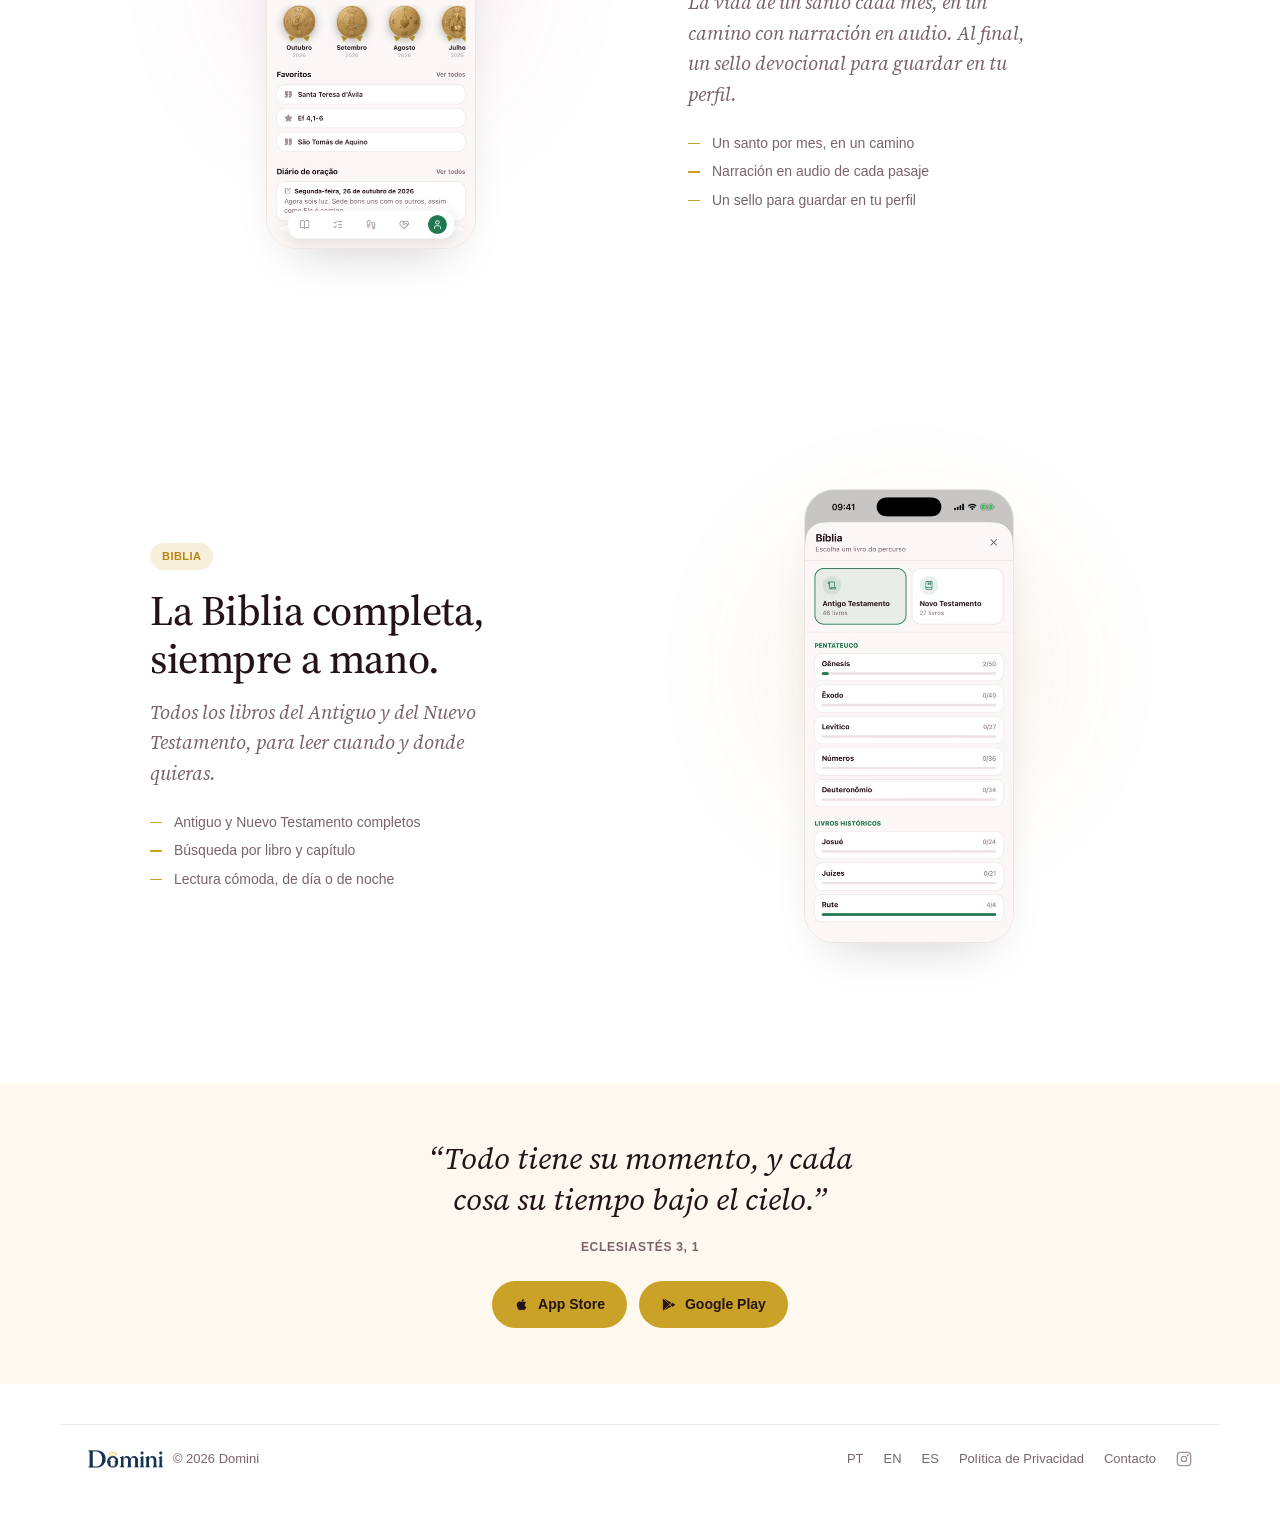
<file: es/index.html>
<!doctype html>
<html lang="es">
<head>
<meta charset="utf-8">
<meta name="viewport" content="width=device-width, initial-scale=1">
<title>Domini — lecturas católicas diarias</title>
<meta name="description" content="Domini te lleva la primera lectura, el salmo y el evangelio del día — con misiones, rachas diarias, insignias y amigos.">
<link rel="icon" href="../assets/favicon.png?v=2">
<link rel="apple-touch-icon" href="../assets/apple-touch-icon.png">
<link rel="alternate" hreflang="pt" href="https://domini.global/">
<link rel="alternate" hreflang="en" href="https://domini.global/en/">
<link rel="alternate" hreflang="es" href="https://domini.global/es/">
<link rel="alternate" hreflang="x-default" href="https://domini.global/">
<link rel="preconnect" href="https://fonts.googleapis.com"><link rel="preconnect" href="https://fonts.gstatic.com" crossorigin>
<link rel="stylesheet" href="https://fonts.googleapis.com/css2?family=Source+Serif+4:opsz,wght@8..60,400;8..60,500;8..60,600;8..60,700&display=swap">
<link rel="stylesheet" href="../assets/style.css?v=20261102l">
</head>
<body>

<header class="site-header">
  <div class="wrap">
    <a class="brand" href="/es/">
      <img class="logo-light" src="../assets/domini-logo.png" alt="Domini">
      <img class="logo-dark" src="../assets/domini-logo-dark.png" alt="Domini">
    </a>
    <nav class="lang-switch" aria-label="Idioma">
      <a href="/">PT</a>
      <a href="/en/">EN</a>
      <a href="/es/" class="active">ES</a>
    </nav>
  </div>
</header>

<main>
  <section class="hero wrap reveal">
    <div class="lit-chip"><span class="lit-dot"></span><span class="label">Verde &middot; Tempo Comum</span></div>
    <h1>Un encuentro con Dios,<br>cada día.</h1>
    <p class="lede">Las lecturas de la Misa, la Liturgia de las Horas, la Biblia entera en lecciones y la vida de los santos, en una app gratuita, fiel a la Iglesia.</p>
      <div class="store-badges">
        <a class="store-badge" href="https://apps.apple.com/br/app/domini-app/id6801521707" target="_blank" rel="noopener noreferrer">
          <svg width="15" height="15" viewBox="0 0 24 24" fill="currentColor"><path d="M17.05 20.28c-.98.95-2.05.8-3.08.35-1.09-.46-2.09-.48-3.24 0-1.44.62-2.2.44-3.06-.35C2.79 15.25 3.51 7.59 9.25 7.31c1.35.07 2.28.74 3.08.8 1.18-.24 2.31-.93 3.57-.84 1.51.12 2.65.72 3.4 1.8-3.12 1.87-2.38 5.98.48 7.13-.57 1.5-1.31 2.99-2.73 4.08zM12.03 7.25c-.15-2.23 1.66-4.09 3.74-4.25.29 2.58-2.34 4.52-3.74 4.25z"/></svg>
          <span>App Store</span>
        </a>
        <a class="store-badge" href="https://play.google.com/store/apps/details?id=global.domini.app" target="_blank" rel="noopener noreferrer">
          <svg width="15" height="15" viewBox="0 0 24 24" fill="currentColor"><path d="M3.6 2.6a1 1 0 0 0-.6.92v17a1 1 0 0 0 .6.92l9.9-9.42zM15.2 12l2.9-2.76 3.9 2.26c.7.4.7 1.4 0 1.8l-3.9 2.26zM4.6 21.7l9.4-8.9 2.6 2.47zM4.6 2.3 16.6 9.2l-2.6 2.47z"/></svg>
          <span>Google Play</span>
        </a>
    </div>
  </section>

  

  <section class="numeros reveal"><div class="wrap numeros-grid">
  <div><strong>1.300+</strong><span>lecciones de la Biblia</span></div>
  <div><strong>Breviario</strong><span>completo, en tu bolsillo</span></div>
  <div><strong>370+</strong><span>lecciones sobre los santos</span></div>
  <div><strong>Gratis</strong><span>y siempre lo será</span></div>
</div></section>

<section class="features"><div class="wrap">
  <div class="fs-slide fs-static reveal">
    <div class="fs-text"><span class="eyebrow fi-verde">El Camino de la Biblia</span><h3>La Biblia entera, una lección al día.</h3><p>Cada capítulo se vuelve una lección corta: lees el pasaje y respondes ejercicios sencillos. Más de 1.300 lecciones, del Génesis al Apocalipsis.</p><ul class="fs-list"><li>1.300+ lecciones, Antiguo y Nuevo Testamento</li><li>Completar, relacionar, verdadero o falso</li><li>A la luz del Catecismo</li></ul></div>
    <div class="fs-shot-wrap"><div class="glow-item glow-verde active"></div><div class="fs-shot"><img src="../assets/screenshots/03-caminho.jpg" alt="El Camino de la Biblia en la app Domini"></div></div>
  </div>
  <div class="fs-slide fs-static fs-rev reveal">
    <div class="fs-text"><span class="eyebrow fi-roxo">Liturgia de las Horas</span><h3>Reza con la Iglesia, en las horas del día.</h3><p>Laudes, Hora Intermedia, Vísperas y Completas como en el breviario, con la explicación de cada parte para quien empieza.</p><ul class="fs-list"><li>Laudes, Hora Intermedia, Vísperas y Completas</li><li>Cada parte de la oración explicada</li><li>Un camino para aprender a rezar</li></ul></div>
    <div class="fs-shot-wrap"><div class="glow-item glow-roxo active"></div><div class="fs-shot"><img src="../assets/screenshots/02-devocional.jpg" alt="Liturgia de las Horas en la app Domini"></div></div>
  </div>
  <div class="fs-slide fs-static reveal">
    <div class="fs-text"><span class="eyebrow fi-vermelho">Lecturas del día</span><h3>La Palabra de cada día, lista para ti.</h3><p>Primera lectura, salmo y evangelio de la Misa, en el color litúrgico del tiempo, con una reflexión para rezar.</p><ul class="fs-list"><li>Lecturas y evangelio de cada día</li><li>En el color litúrgico del tiempo</li><li>Reflexión para rezar la Palabra</li></ul></div>
    <div class="fs-shot-wrap"><div class="glow-item glow-vermelho active"></div><div class="fs-shot"><img src="../assets/screenshots/01-leituras.jpg" alt="Lecturas del día en la app Domini"></div></div>
  </div>
  <div class="fs-slide fs-static fs-rev reveal">
    <div class="fs-text"><span class="eyebrow fi-rosa">Santos y sellos</span><h3>Un santo para caminar contigo cada mes.</h3><p>La vida de un santo cada mes, en un camino con narración en audio. Al final, un sello devocional para guardar en tu perfil.</p><ul class="fs-list"><li>Un santo por mes, en un camino</li><li>Narración en audio de cada pasaje</li><li>Un sello para guardar en tu perfil</li></ul></div>
    <div class="fs-shot-wrap"><div class="glow-item glow-rosa active"></div><div class="fs-shot"><img src="../assets/screenshots/05-perfil.jpg" alt="Santos y sellos en la app Domini"></div></div>
  </div>
  <div class="fs-slide fs-static reveal">
    <div class="fs-text"><span class="eyebrow fi-branco">Biblia</span><h3>La Biblia completa, siempre a mano.</h3><p>Todos los libros del Antiguo y del Nuevo Testamento, para leer cuando y donde quieras.</p><ul class="fs-list"><li>Antiguo y Nuevo Testamento completos</li><li>Búsqueda por libro y capítulo</li><li>Lectura cómoda, de día o de noche</li></ul></div>
    <div class="fs-shot-wrap"><div class="glow-item glow-branco active"></div><div class="fs-shot"><img src="../assets/screenshots/06-biblia.jpg" alt="Bíblia en la app Domini"></div></div>
  </div>
</div></section>

<section class="band reveal">
    <div class="wrap">
      <blockquote>&ldquo;Todo tiene su momento, y cada cosa su tiempo bajo el cielo.&rdquo;</blockquote>
      <p class="ref">Eclesiastés 3, 1</p>
            <div class="store-badges">
        <a class="store-badge" href="https://apps.apple.com/br/app/domini-app/id6801521707" target="_blank" rel="noopener noreferrer">
          <svg width="15" height="15" viewBox="0 0 24 24" fill="currentColor"><path d="M17.05 20.28c-.98.95-2.05.8-3.08.35-1.09-.46-2.09-.48-3.24 0-1.44.62-2.2.44-3.06-.35C2.79 15.25 3.51 7.59 9.25 7.31c1.35.07 2.28.74 3.08.8 1.18-.24 2.31-.93 3.57-.84 1.51.12 2.65.72 3.4 1.8-3.12 1.87-2.38 5.98.48 7.13-.57 1.5-1.31 2.99-2.73 4.08zM12.03 7.25c-.15-2.23 1.66-4.09 3.74-4.25.29 2.58-2.34 4.52-3.74 4.25z"/></svg>
          <span>App Store</span>
        </a>
        <a class="store-badge" href="https://play.google.com/store/apps/details?id=global.domini.app" target="_blank" rel="noopener noreferrer">
          <svg width="15" height="15" viewBox="0 0 24 24" fill="currentColor"><path d="M3.6 2.6a1 1 0 0 0-.6.92v17a1 1 0 0 0 .6.92l9.9-9.42zM15.2 12l2.9-2.76 3.9 2.26c.7.4.7 1.4 0 1.8l-3.9 2.26zM4.6 21.7l9.4-8.9 2.6 2.47zM4.6 2.3 16.6 9.2l-2.6 2.47z"/></svg>
          <span>Google Play</span>
        </a>
      </div>
    </div>
  </section>
</main>

<footer class="site-footer">
  <div class="wrap">
    <div class="footer-brand">
      <img class="logo-light" src="../assets/domini-logo.png" alt="Domini">
      <img class="logo-dark" src="../assets/domini-logo-dark.png" alt="Domini">
      <span>&copy; 2026 Domini</span>
    </div>
    <nav class="footer-links">
      <a href="/">PT</a>
      <a href="/en/">EN</a>
      <a href="/es/" class="active">ES</a>
      <a href="/es/privacidad.html">Política de Privacidad</a>
      <a href="mailto:eduardo@domini.global">Contacto</a>
      <a class="footer-ig" href="https://www.instagram.com/app.domini/" target="_blank" rel="noopener noreferrer" aria-label="Domini en Instagram"><svg width="16" height="16" viewBox="0 0 24 24" fill="none" stroke="currentColor" stroke-width="2" stroke-linecap="round" stroke-linejoin="round"><rect x="2" y="2" width="20" height="20" rx="5"/><circle cx="12" cy="12" r="4"/><circle cx="17.5" cy="6.5" r=".6" fill="currentColor"/></svg></a>
    </nav>
  </div>
</footer>

<script>
  (function () {
    var els = document.querySelectorAll('.reveal');
    if (!('IntersectionObserver' in window)) {
      els.forEach(function (el) { el.classList.add('is-visible'); });
      return;
    }
    var io = new IntersectionObserver(function (entries) {
      entries.forEach(function (entry) {
        if (entry.isIntersecting) {
          entry.target.classList.add('is-visible');
          io.unobserve(entry.target);
        }
      });
    }, { threshold: 0.1 });
    els.forEach(function (el) { io.observe(el); });

    var tiles = document.querySelectorAll('.bento .tile');
    tiles.forEach(function (t, i) { t.style.transitionDelay = (i * 60) + 'ms'; });
  })();

  (function () {
    var slider = document.getElementById('slider');
    var track = document.getElementById('slideTrack');
    if (!slider || !track) return;
    var total = 3;
    var current = 0;
    var timer = null;
    var reduceMotion = window.matchMedia('(prefers-reduced-motion: reduce)').matches;
    if (reduceMotion) track.style.transition = 'none';

    function go(i) {
      current = (i + total) % total;
      track.style.transform = 'translateX(-' + (current * (100 / total)) + '%)';
      slider.querySelectorAll('[data-glow]').forEach(function (el) {
        el.classList.toggle('active', el.dataset.glow === String(current));
      });
      slider.querySelectorAll('[data-dot]').forEach(function (el) {
        el.classList.toggle('active', el.dataset.dot === String(current));
      });
    }

    function restartAutoplay() {
      if (timer) clearInterval(timer);
      timer = setInterval(function () { go(current + 1); }, 4200);
    }

    slider.querySelector('.prev').addEventListener('click', function () { go(current - 1); restartAutoplay(); });
    slider.querySelector('.next').addEventListener('click', function () { go(current + 1); restartAutoplay(); });
    slider.querySelectorAll('[data-dot]').forEach(function (dot) {
      dot.addEventListener('click', function () { go(Number(dot.dataset.dot)); restartAutoplay(); });
    });

    restartAutoplay();
  })();
</script>
<script src="../assets/liturgical-color.js"></script>

</body>
</html>
</file>
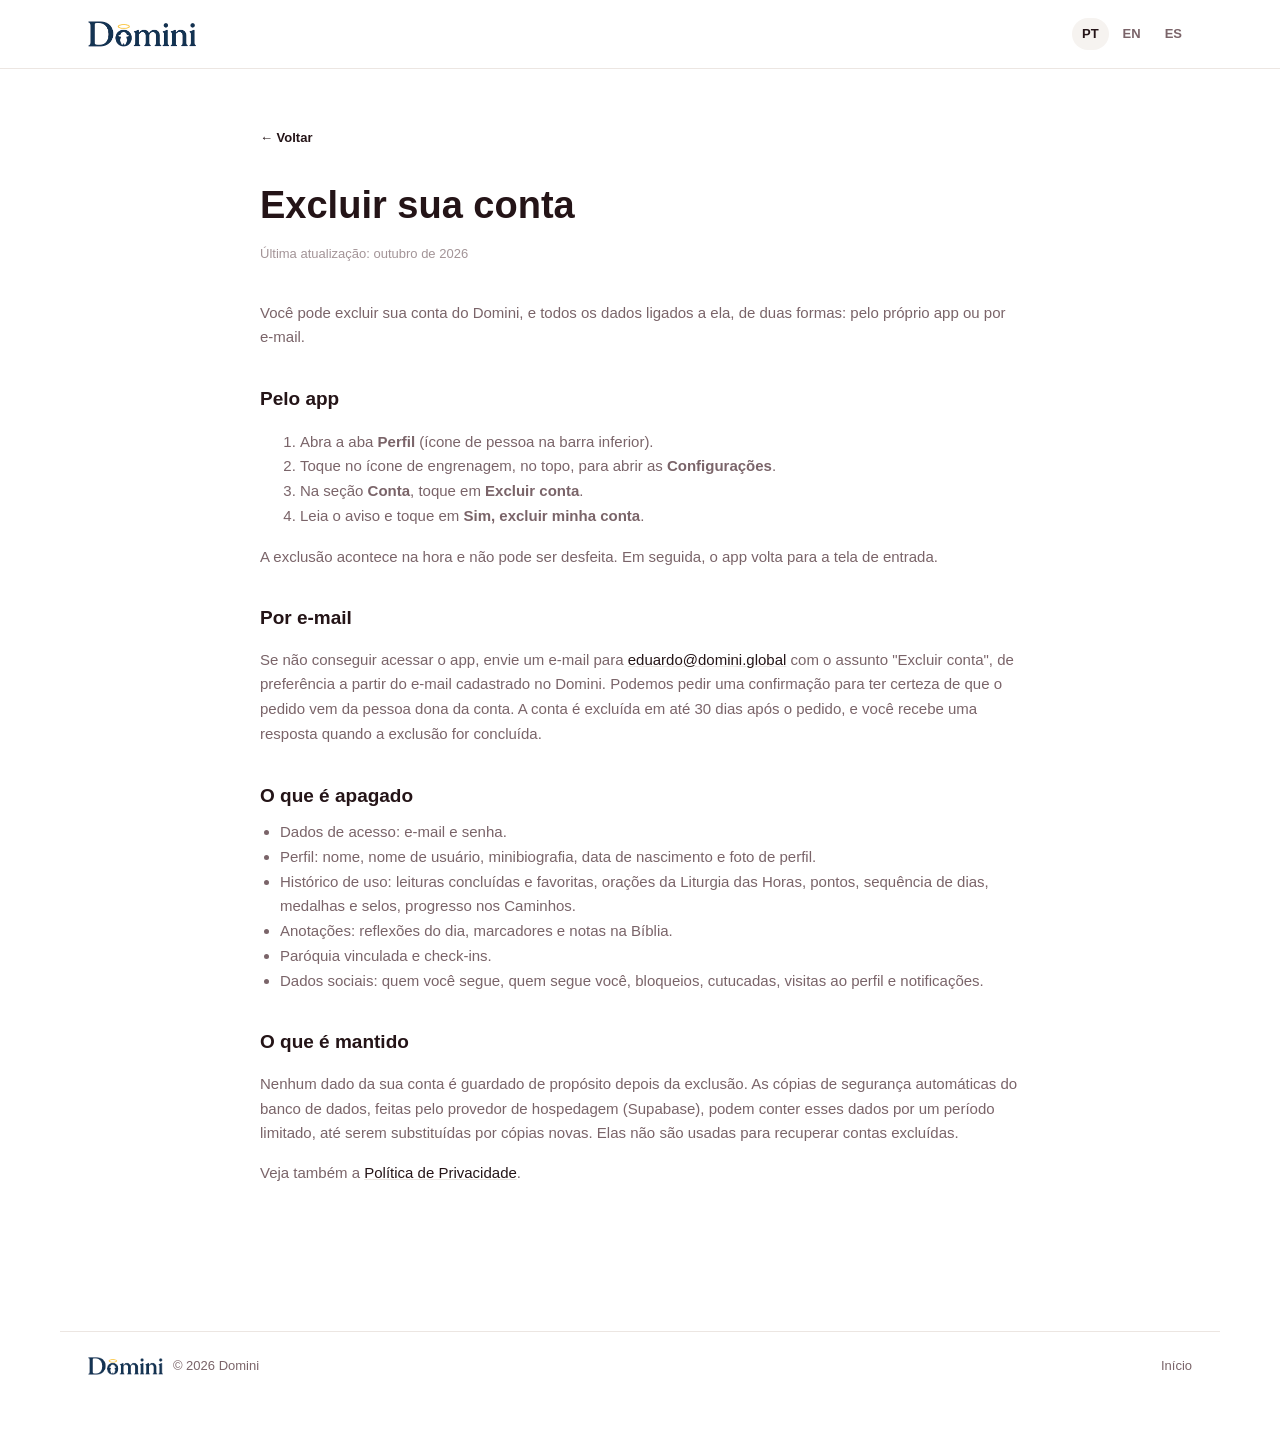
<file: excluir-conta.html>
<!doctype html>
<html lang="pt-BR">
<head>
<meta charset="utf-8">
<meta name="viewport" content="width=device-width, initial-scale=1">
<title>Excluir conta — Domini</title>
<meta name="robots" content="noindex">
<link rel="icon" href="assets/favicon.png?v=2">
<link rel="apple-touch-icon" href="assets/apple-touch-icon.png">
<link rel="alternate" hreflang="pt" href="https://domini.global/excluir-conta.html">
<link rel="alternate" hreflang="en" href="https://domini.global/en/delete-account.html">
<link rel="alternate" hreflang="es" href="https://domini.global/es/eliminar-cuenta.html">
<link rel="stylesheet" href="assets/style.css">
</head>
<body>

<header class="site-header">
  <div class="wrap">
    <a class="brand" href="/">
      <img class="logo-light" src="assets/domini-logo.png" alt="Domini">
      <img class="logo-dark" src="assets/domini-logo-dark.png" alt="Domini">
    </a>
    <nav class="lang-switch" aria-label="Idioma">
      <a href="/excluir-conta.html" class="active">PT</a>
      <a href="/en/delete-account.html">EN</a>
      <a href="/es/eliminar-cuenta.html">ES</a>
    </nav>
  </div>
</header>

<section class="legal wrap">
  <a class="back-link" href="/">&larr; Voltar</a>
  <h1>Excluir sua conta</h1>
  <p class="updated">Última atualização: outubro de 2026</p>

  <p>Você pode excluir sua conta do Domini, e todos os dados ligados a ela, de duas formas: pelo próprio app ou por e-mail.</p>

  <h2>Pelo app</h2>
  <ol>
    <li>Abra a aba <strong>Perfil</strong> (ícone de pessoa na barra inferior).</li>
    <li>Toque no ícone de engrenagem, no topo, para abrir as <strong>Configurações</strong>.</li>
    <li>Na seção <strong>Conta</strong>, toque em <strong>Excluir conta</strong>.</li>
    <li>Leia o aviso e toque em <strong>Sim, excluir minha conta</strong>.</li>
  </ol>
  <p>A exclusão acontece na hora e não pode ser desfeita. Em seguida, o app volta para a tela de entrada.</p>

  <h2>Por e-mail</h2>
  <p>Se não conseguir acessar o app, envie um e-mail para <a href="mailto:eduardo@domini.global?subject=Excluir%20conta">eduardo@domini.global</a> com o assunto "Excluir conta", de preferência a partir do e-mail cadastrado no Domini. Podemos pedir uma confirmação para ter certeza de que o pedido vem da pessoa dona da conta. A conta é excluída em até 30 dias após o pedido, e você recebe uma resposta quando a exclusão for concluída.</p>

  <h2>O que é apagado</h2>
  <ul>
    <li>Dados de acesso: e-mail e senha.</li>
    <li>Perfil: nome, nome de usuário, minibiografia, data de nascimento e foto de perfil.</li>
    <li>Histórico de uso: leituras concluídas e favoritas, orações da Liturgia das Horas, pontos, sequência de dias, medalhas e selos, progresso nos Caminhos.</li>
    <li>Anotações: reflexões do dia, marcadores e notas na Bíblia.</li>
    <li>Paróquia vinculada e check-ins.</li>
    <li>Dados sociais: quem você segue, quem segue você, bloqueios, cutucadas, visitas ao perfil e notificações.</li>
  </ul>

  <h2>O que é mantido</h2>
  <p>Nenhum dado da sua conta é guardado de propósito depois da exclusão. As cópias de segurança automáticas do banco de dados, feitas pelo provedor de hospedagem (Supabase), podem conter esses dados por um período limitado, até serem substituídas por cópias novas. Elas não são usadas para recuperar contas excluídas.</p>

  <p>Veja também a <a href="/privacidade.html">Política de Privacidade</a>.</p>
</section>

<footer class="site-footer">
  <div class="wrap">
    <div class="footer-brand">
      <img class="logo-light" src="assets/domini-logo.png" alt="Domini">
      <img class="logo-dark" src="assets/domini-logo-dark.png" alt="Domini">
      <span>&copy; 2026 Domini</span>
    </div>
    <nav class="footer-links">
      <a href="/">Início</a>
    </nav>
  </div>
</footer>

</body>
</html>
</file>
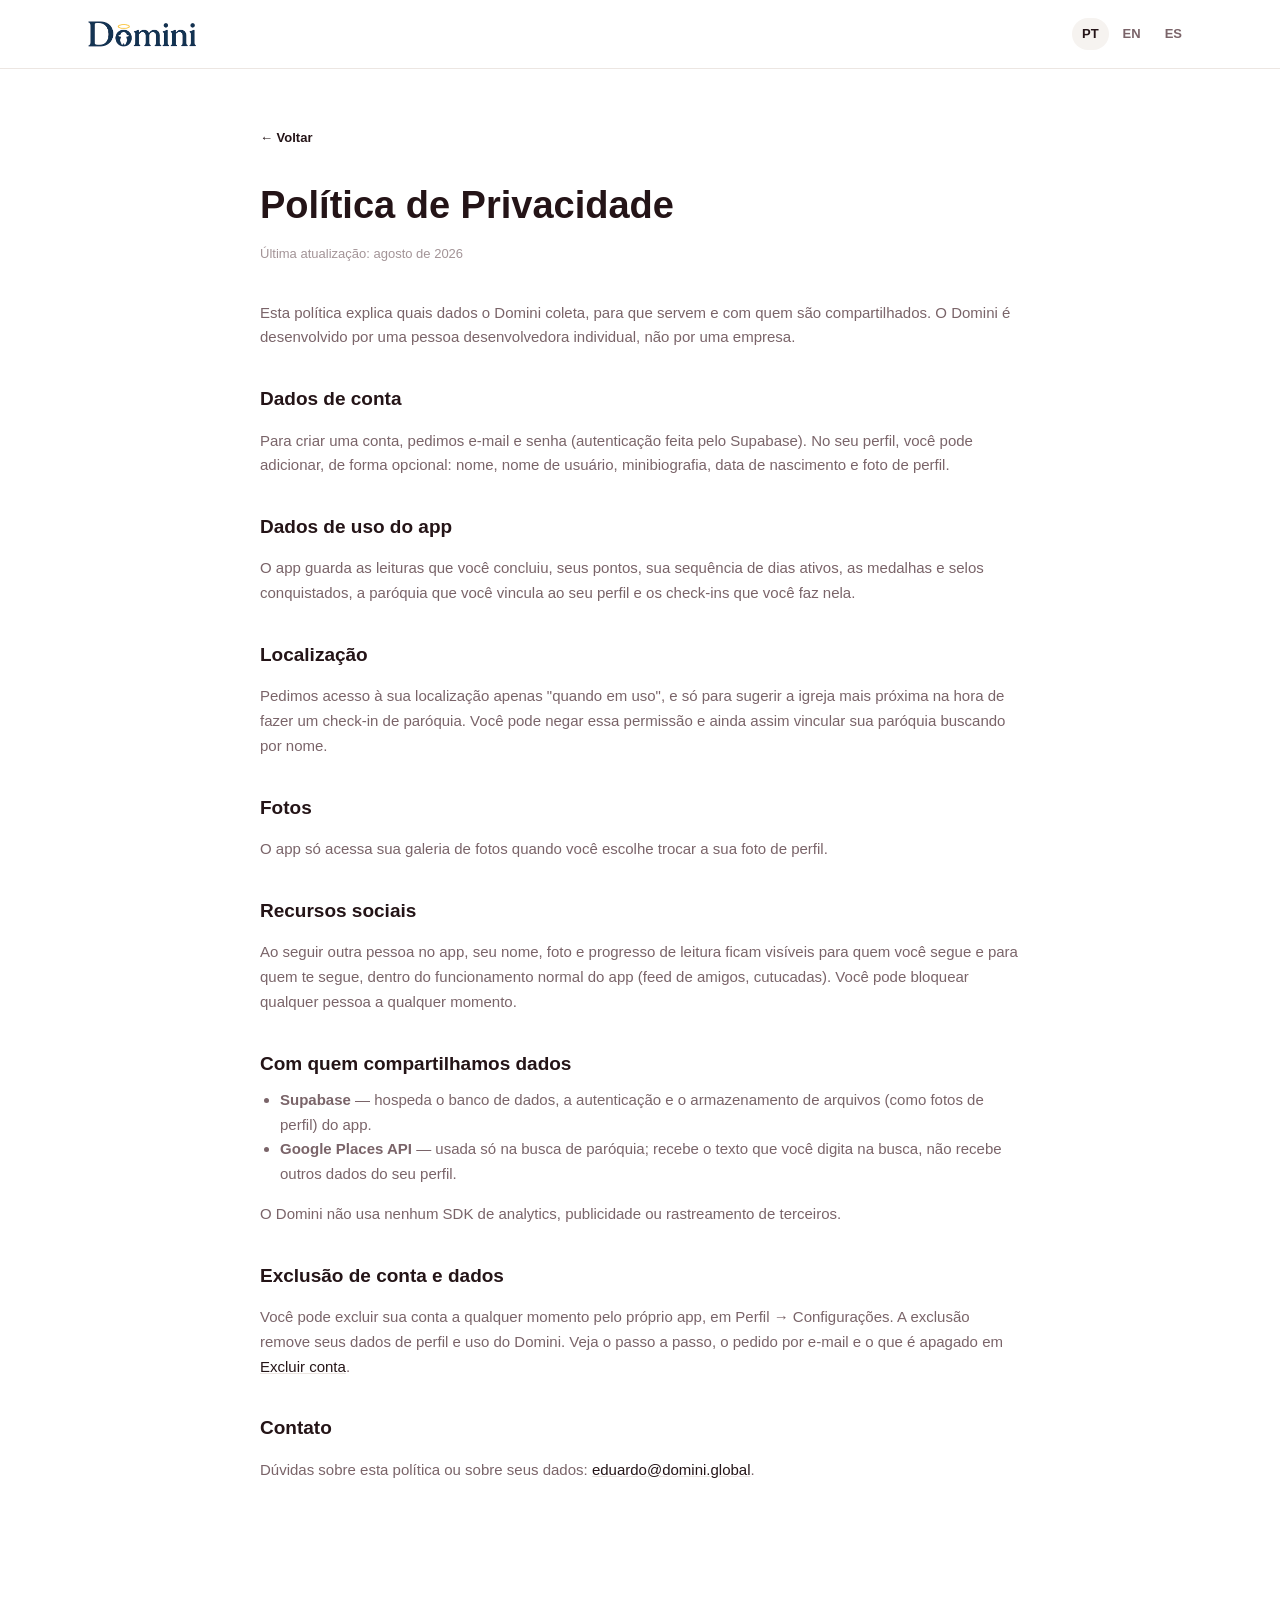
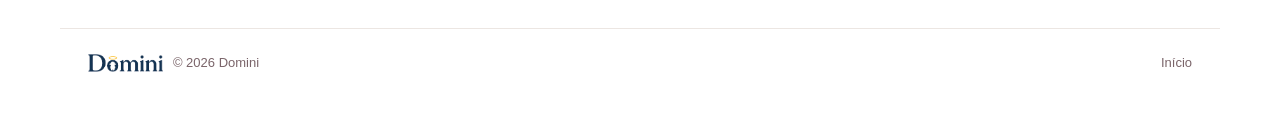
<file: privacidade.html>
<!doctype html>
<html lang="pt-BR">
<head>
<meta charset="utf-8">
<meta name="viewport" content="width=device-width, initial-scale=1">
<title>Política de Privacidade — Domini</title>
<meta name="robots" content="noindex">
<link rel="icon" href="assets/favicon.png?v=2">
<link rel="apple-touch-icon" href="assets/apple-touch-icon.png">
<link rel="alternate" hreflang="pt" href="https://domini.global/privacidade.html">
<link rel="alternate" hreflang="en" href="https://domini.global/en/privacy.html">
<link rel="alternate" hreflang="es" href="https://domini.global/es/privacidad.html">
<link rel="stylesheet" href="assets/style.css">
</head>
<body>

<header class="site-header">
  <div class="wrap">
    <a class="brand" href="/">
      <img class="logo-light" src="assets/domini-logo.png" alt="Domini">
      <img class="logo-dark" src="assets/domini-logo-dark.png" alt="Domini">
    </a>
    <nav class="lang-switch" aria-label="Idioma">
      <a href="/privacidade.html" class="active">PT</a>
      <a href="/en/privacy.html">EN</a>
      <a href="/es/privacidad.html">ES</a>
    </nav>
  </div>
</header>

<section class="legal wrap">
  <a class="back-link" href="/">&larr; Voltar</a>
  <h1>Política de Privacidade</h1>
  <p class="updated">Última atualização: agosto de 2026</p>

  <p>Esta política explica quais dados o Domini coleta, para que servem e com quem são compartilhados. O Domini é desenvolvido por uma pessoa desenvolvedora individual, não por uma empresa.</p>

  <h2>Dados de conta</h2>
  <p>Para criar uma conta, pedimos e-mail e senha (autenticação feita pelo Supabase). No seu perfil, você pode adicionar, de forma opcional: nome, nome de usuário, minibiografia, data de nascimento e foto de perfil.</p>

  <h2>Dados de uso do app</h2>
  <p>O app guarda as leituras que você concluiu, seus pontos, sua sequência de dias ativos, as medalhas e selos conquistados, a paróquia que você vincula ao seu perfil e os check-ins que você faz nela.</p>

  <h2>Localização</h2>
  <p>Pedimos acesso à sua localização apenas "quando em uso", e só para sugerir a igreja mais próxima na hora de fazer um check-in de paróquia. Você pode negar essa permissão e ainda assim vincular sua paróquia buscando por nome.</p>

  <h2>Fotos</h2>
  <p>O app só acessa sua galeria de fotos quando você escolhe trocar a sua foto de perfil.</p>

  <h2>Recursos sociais</h2>
  <p>Ao seguir outra pessoa no app, seu nome, foto e progresso de leitura ficam visíveis para quem você segue e para quem te segue, dentro do funcionamento normal do app (feed de amigos, cutucadas). Você pode bloquear qualquer pessoa a qualquer momento.</p>

  <h2>Com quem compartilhamos dados</h2>
  <ul>
    <li><strong>Supabase</strong> — hospeda o banco de dados, a autenticação e o armazenamento de arquivos (como fotos de perfil) do app.</li>
    <li><strong>Google Places API</strong> — usada só na busca de paróquia; recebe o texto que você digita na busca, não recebe outros dados do seu perfil.</li>
  </ul>
  <p>O Domini não usa nenhum SDK de analytics, publicidade ou rastreamento de terceiros.</p>

  <h2>Exclusão de conta e dados</h2>
  <p>Você pode excluir sua conta a qualquer momento pelo próprio app, em Perfil &rarr; Configurações. A exclusão remove seus dados de perfil e uso do Domini. Veja o passo a passo, o pedido por e-mail e o que é apagado em <a href="/excluir-conta.html">Excluir conta</a>.</p>

  <h2>Contato</h2>
  <p>Dúvidas sobre esta política ou sobre seus dados: <a href="mailto:eduardo@domini.global">eduardo@domini.global</a>.</p>
</section>

<footer class="site-footer">
  <div class="wrap">
    <div class="footer-brand">
      <img class="logo-light" src="assets/domini-logo.png" alt="Domini">
      <img class="logo-dark" src="assets/domini-logo-dark.png" alt="Domini">
      <span>&copy; 2026 Domini</span>
    </div>
    <nav class="footer-links">
      <a href="/">Início</a>
    </nav>
  </div>
</footer>

</body>
</html>
</file>
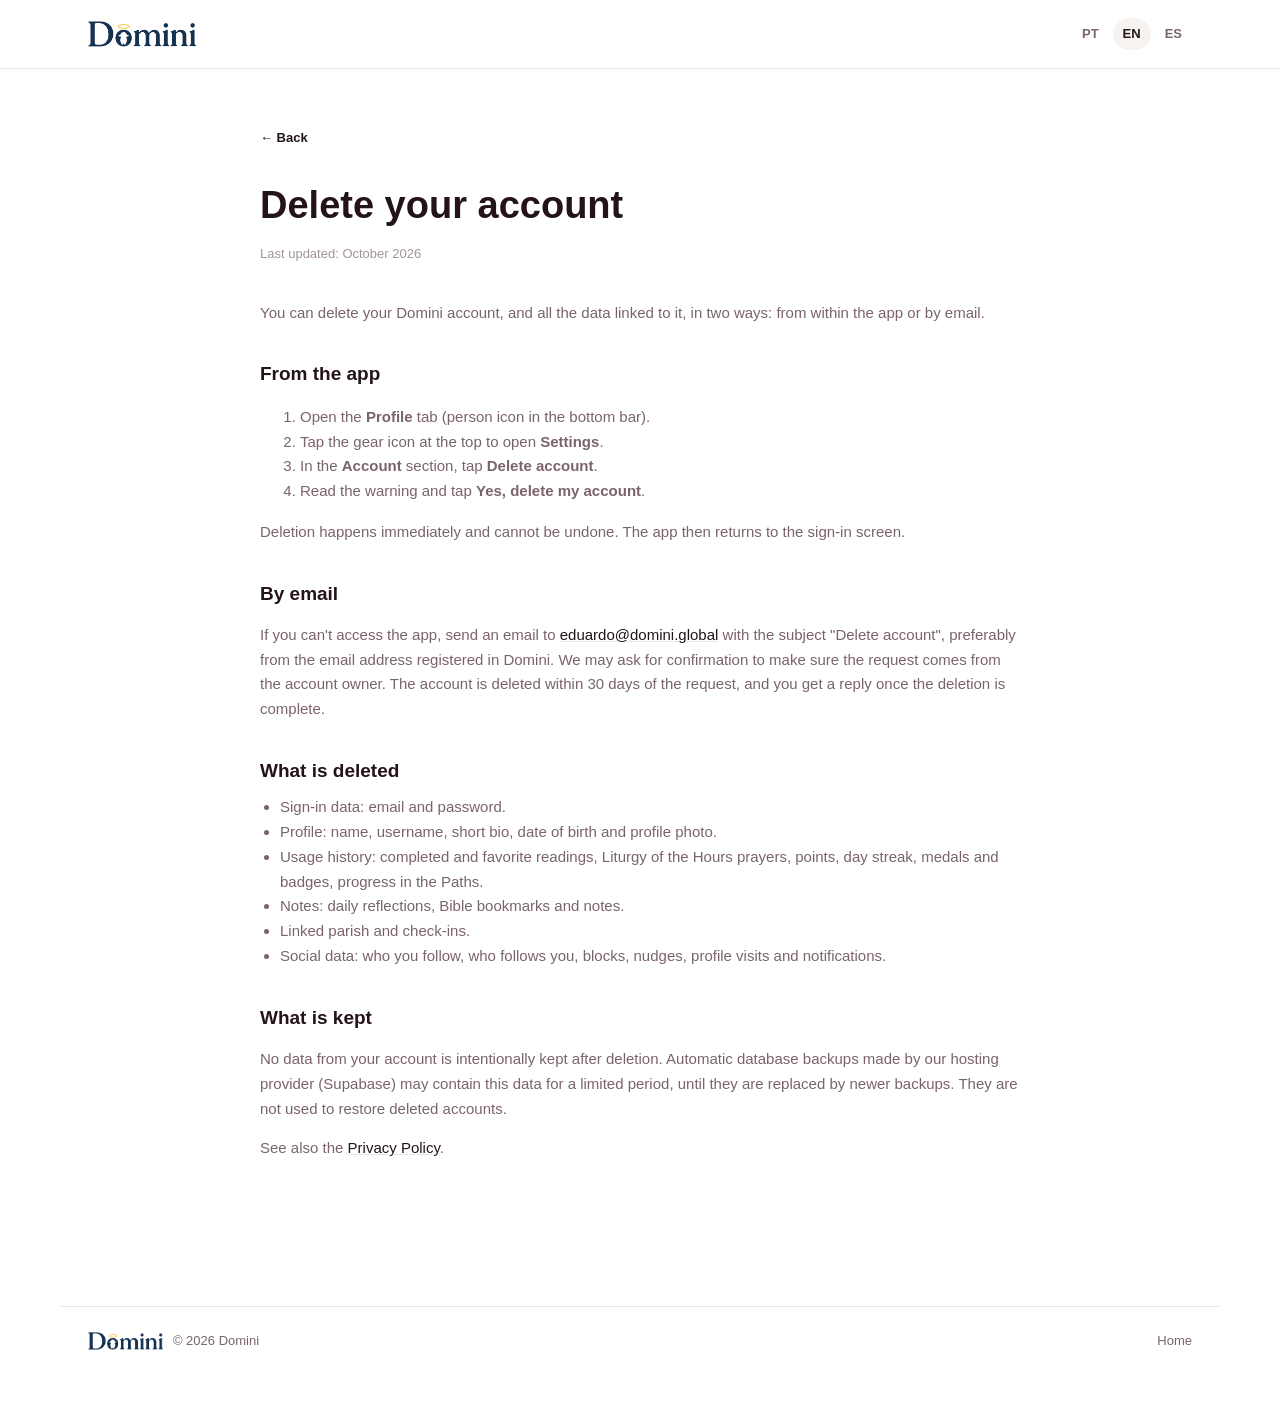
<file: en/delete-account.html>
<!doctype html>
<html lang="en">
<head>
<meta charset="utf-8">
<meta name="viewport" content="width=device-width, initial-scale=1">
<title>Delete account — Domini</title>
<meta name="robots" content="noindex">
<link rel="icon" href="../assets/favicon.png?v=2">
<link rel="apple-touch-icon" href="../assets/apple-touch-icon.png">
<link rel="alternate" hreflang="pt" href="https://domini.global/excluir-conta.html">
<link rel="alternate" hreflang="en" href="https://domini.global/en/delete-account.html">
<link rel="alternate" hreflang="es" href="https://domini.global/es/eliminar-cuenta.html">
<link rel="stylesheet" href="../assets/style.css">
</head>
<body>

<header class="site-header">
  <div class="wrap">
    <a class="brand" href="/en/">
      <img class="logo-light" src="../assets/domini-logo.png" alt="Domini">
      <img class="logo-dark" src="../assets/domini-logo-dark.png" alt="Domini">
    </a>
    <nav class="lang-switch" aria-label="Language">
      <a href="/excluir-conta.html">PT</a>
      <a href="/en/delete-account.html" class="active">EN</a>
      <a href="/es/eliminar-cuenta.html">ES</a>
    </nav>
  </div>
</header>

<section class="legal wrap">
  <a class="back-link" href="/en/">&larr; Back</a>
  <h1>Delete your account</h1>
  <p class="updated">Last updated: October 2026</p>

  <p>You can delete your Domini account, and all the data linked to it, in two ways: from within the app or by email.</p>

  <h2>From the app</h2>
  <ol>
    <li>Open the <strong>Profile</strong> tab (person icon in the bottom bar).</li>
    <li>Tap the gear icon at the top to open <strong>Settings</strong>.</li>
    <li>In the <strong>Account</strong> section, tap <strong>Delete account</strong>.</li>
    <li>Read the warning and tap <strong>Yes, delete my account</strong>.</li>
  </ol>
  <p>Deletion happens immediately and cannot be undone. The app then returns to the sign-in screen.</p>

  <h2>By email</h2>
  <p>If you can't access the app, send an email to <a href="mailto:eduardo@domini.global?subject=Delete%20account">eduardo@domini.global</a> with the subject "Delete account", preferably from the email address registered in Domini. We may ask for confirmation to make sure the request comes from the account owner. The account is deleted within 30 days of the request, and you get a reply once the deletion is complete.</p>

  <h2>What is deleted</h2>
  <ul>
    <li>Sign-in data: email and password.</li>
    <li>Profile: name, username, short bio, date of birth and profile photo.</li>
    <li>Usage history: completed and favorite readings, Liturgy of the Hours prayers, points, day streak, medals and badges, progress in the Paths.</li>
    <li>Notes: daily reflections, Bible bookmarks and notes.</li>
    <li>Linked parish and check-ins.</li>
    <li>Social data: who you follow, who follows you, blocks, nudges, profile visits and notifications.</li>
  </ul>

  <h2>What is kept</h2>
  <p>No data from your account is intentionally kept after deletion. Automatic database backups made by our hosting provider (Supabase) may contain this data for a limited period, until they are replaced by newer backups. They are not used to restore deleted accounts.</p>

  <p>See also the <a href="/en/privacy.html">Privacy Policy</a>.</p>
</section>

<footer class="site-footer">
  <div class="wrap">
    <div class="footer-brand">
      <img class="logo-light" src="../assets/domini-logo.png" alt="Domini">
      <img class="logo-dark" src="../assets/domini-logo-dark.png" alt="Domini">
      <span>&copy; 2026 Domini</span>
    </div>
    <nav class="footer-links">
      <a href="/en/">Home</a>
    </nav>
  </div>
</footer>

</body>
</html>
</file>
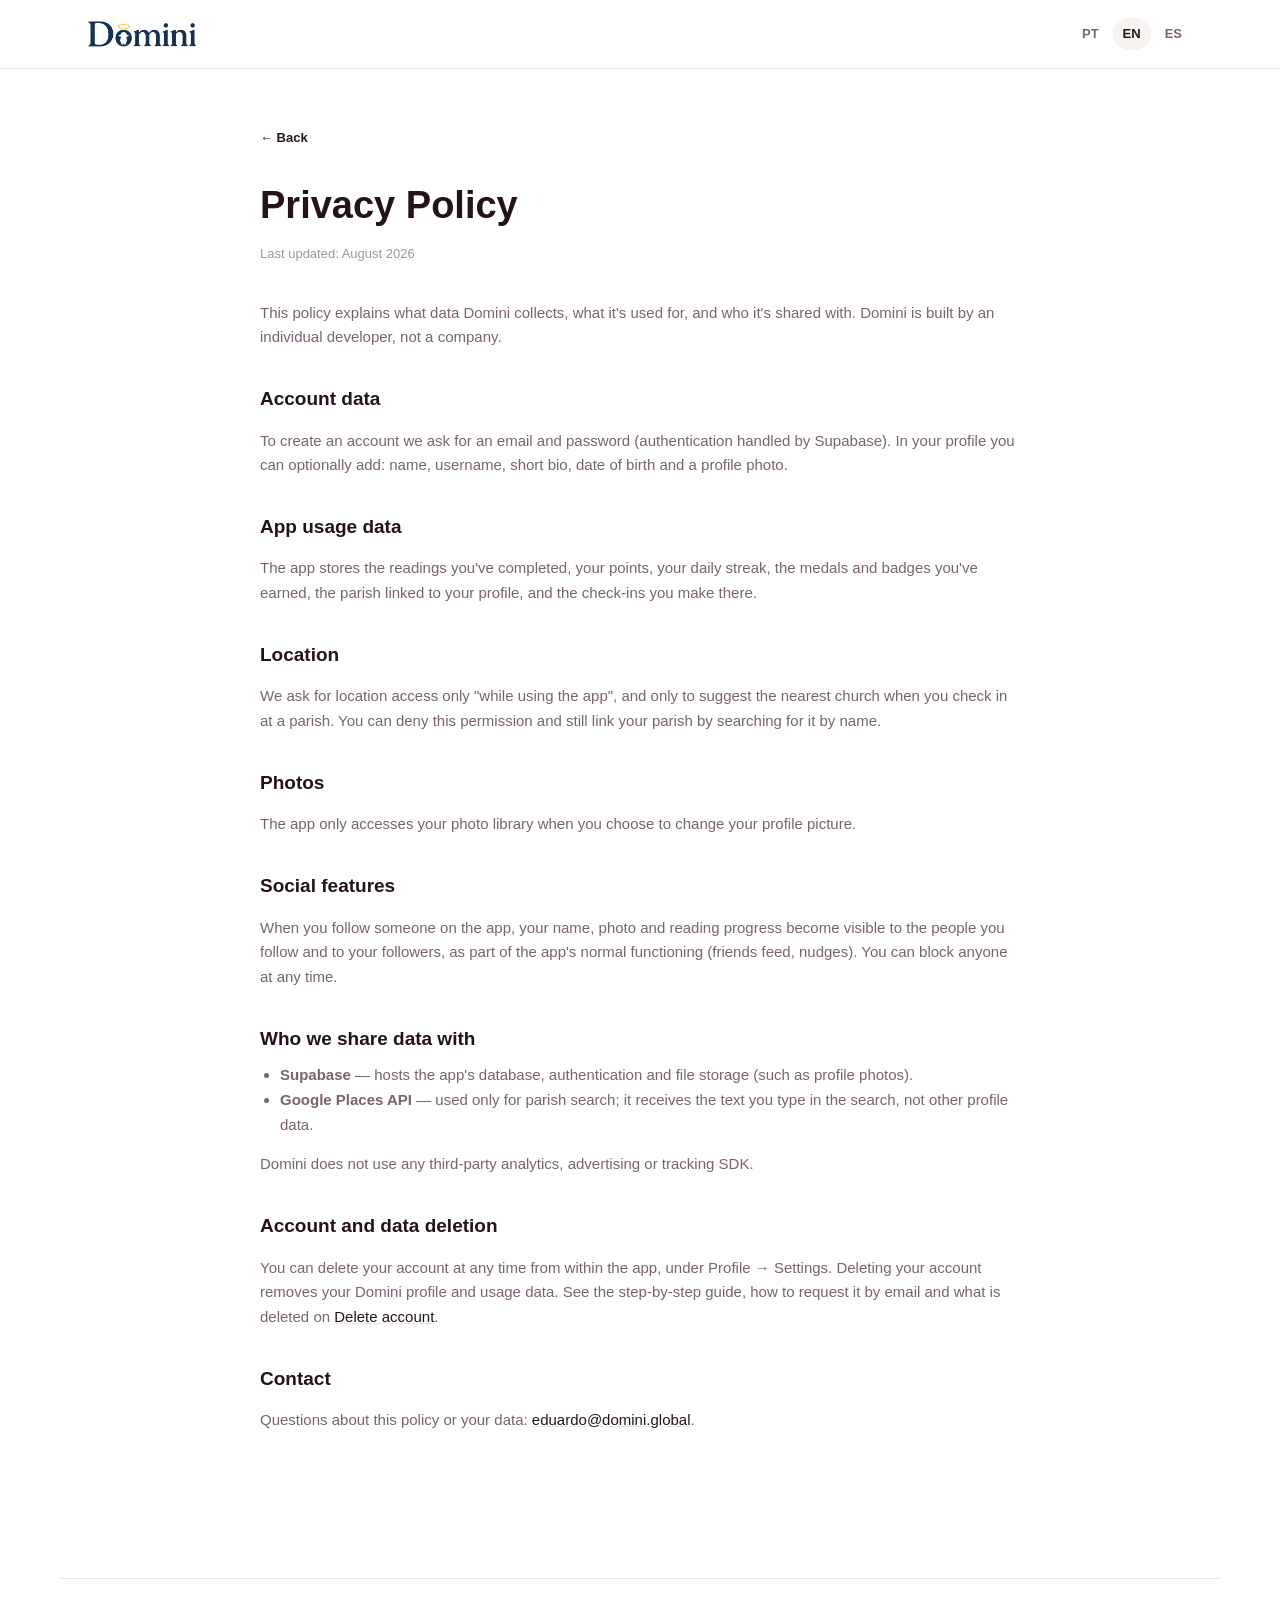
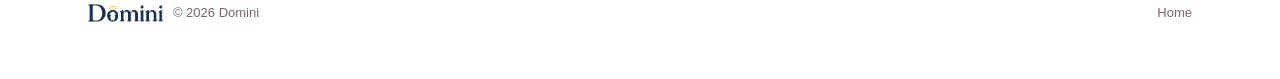
<file: en/privacy.html>
<!doctype html>
<html lang="en">
<head>
<meta charset="utf-8">
<meta name="viewport" content="width=device-width, initial-scale=1">
<title>Privacy Policy — Domini</title>
<meta name="robots" content="noindex">
<link rel="icon" href="../assets/favicon.png?v=2">
<link rel="apple-touch-icon" href="../assets/apple-touch-icon.png">
<link rel="alternate" hreflang="pt" href="https://domini.global/privacidade.html">
<link rel="alternate" hreflang="en" href="https://domini.global/en/privacy.html">
<link rel="alternate" hreflang="es" href="https://domini.global/es/privacidad.html">
<link rel="stylesheet" href="../assets/style.css">
</head>
<body>

<header class="site-header">
  <div class="wrap">
    <a class="brand" href="/en/">
      <img class="logo-light" src="../assets/domini-logo.png" alt="Domini">
      <img class="logo-dark" src="../assets/domini-logo-dark.png" alt="Domini">
    </a>
    <nav class="lang-switch" aria-label="Language">
      <a href="/privacidade.html">PT</a>
      <a href="/en/privacy.html" class="active">EN</a>
      <a href="/es/privacidad.html">ES</a>
    </nav>
  </div>
</header>

<section class="legal wrap">
  <a class="back-link" href="/en/">&larr; Back</a>
  <h1>Privacy Policy</h1>
  <p class="updated">Last updated: August 2026</p>

  <p>This policy explains what data Domini collects, what it's used for, and who it's shared with. Domini is built by an individual developer, not a company.</p>

  <h2>Account data</h2>
  <p>To create an account we ask for an email and password (authentication handled by Supabase). In your profile you can optionally add: name, username, short bio, date of birth and a profile photo.</p>

  <h2>App usage data</h2>
  <p>The app stores the readings you've completed, your points, your daily streak, the medals and badges you've earned, the parish linked to your profile, and the check-ins you make there.</p>

  <h2>Location</h2>
  <p>We ask for location access only "while using the app", and only to suggest the nearest church when you check in at a parish. You can deny this permission and still link your parish by searching for it by name.</p>

  <h2>Photos</h2>
  <p>The app only accesses your photo library when you choose to change your profile picture.</p>

  <h2>Social features</h2>
  <p>When you follow someone on the app, your name, photo and reading progress become visible to the people you follow and to your followers, as part of the app's normal functioning (friends feed, nudges). You can block anyone at any time.</p>

  <h2>Who we share data with</h2>
  <ul>
    <li><strong>Supabase</strong> — hosts the app's database, authentication and file storage (such as profile photos).</li>
    <li><strong>Google Places API</strong> — used only for parish search; it receives the text you type in the search, not other profile data.</li>
  </ul>
  <p>Domini does not use any third-party analytics, advertising or tracking SDK.</p>

  <h2>Account and data deletion</h2>
  <p>You can delete your account at any time from within the app, under Profile &rarr; Settings. Deleting your account removes your Domini profile and usage data. See the step-by-step guide, how to request it by email and what is deleted on <a href="/en/delete-account.html">Delete account</a>.</p>

  <h2>Contact</h2>
  <p>Questions about this policy or your data: <a href="mailto:eduardo@domini.global">eduardo@domini.global</a>.</p>
</section>

<footer class="site-footer">
  <div class="wrap">
    <div class="footer-brand">
      <img class="logo-light" src="../assets/domini-logo.png" alt="Domini">
      <img class="logo-dark" src="../assets/domini-logo-dark.png" alt="Domini">
      <span>&copy; 2026 Domini</span>
    </div>
    <nav class="footer-links">
      <a href="/en/">Home</a>
    </nav>
  </div>
</footer>

</body>
</html>
</file>
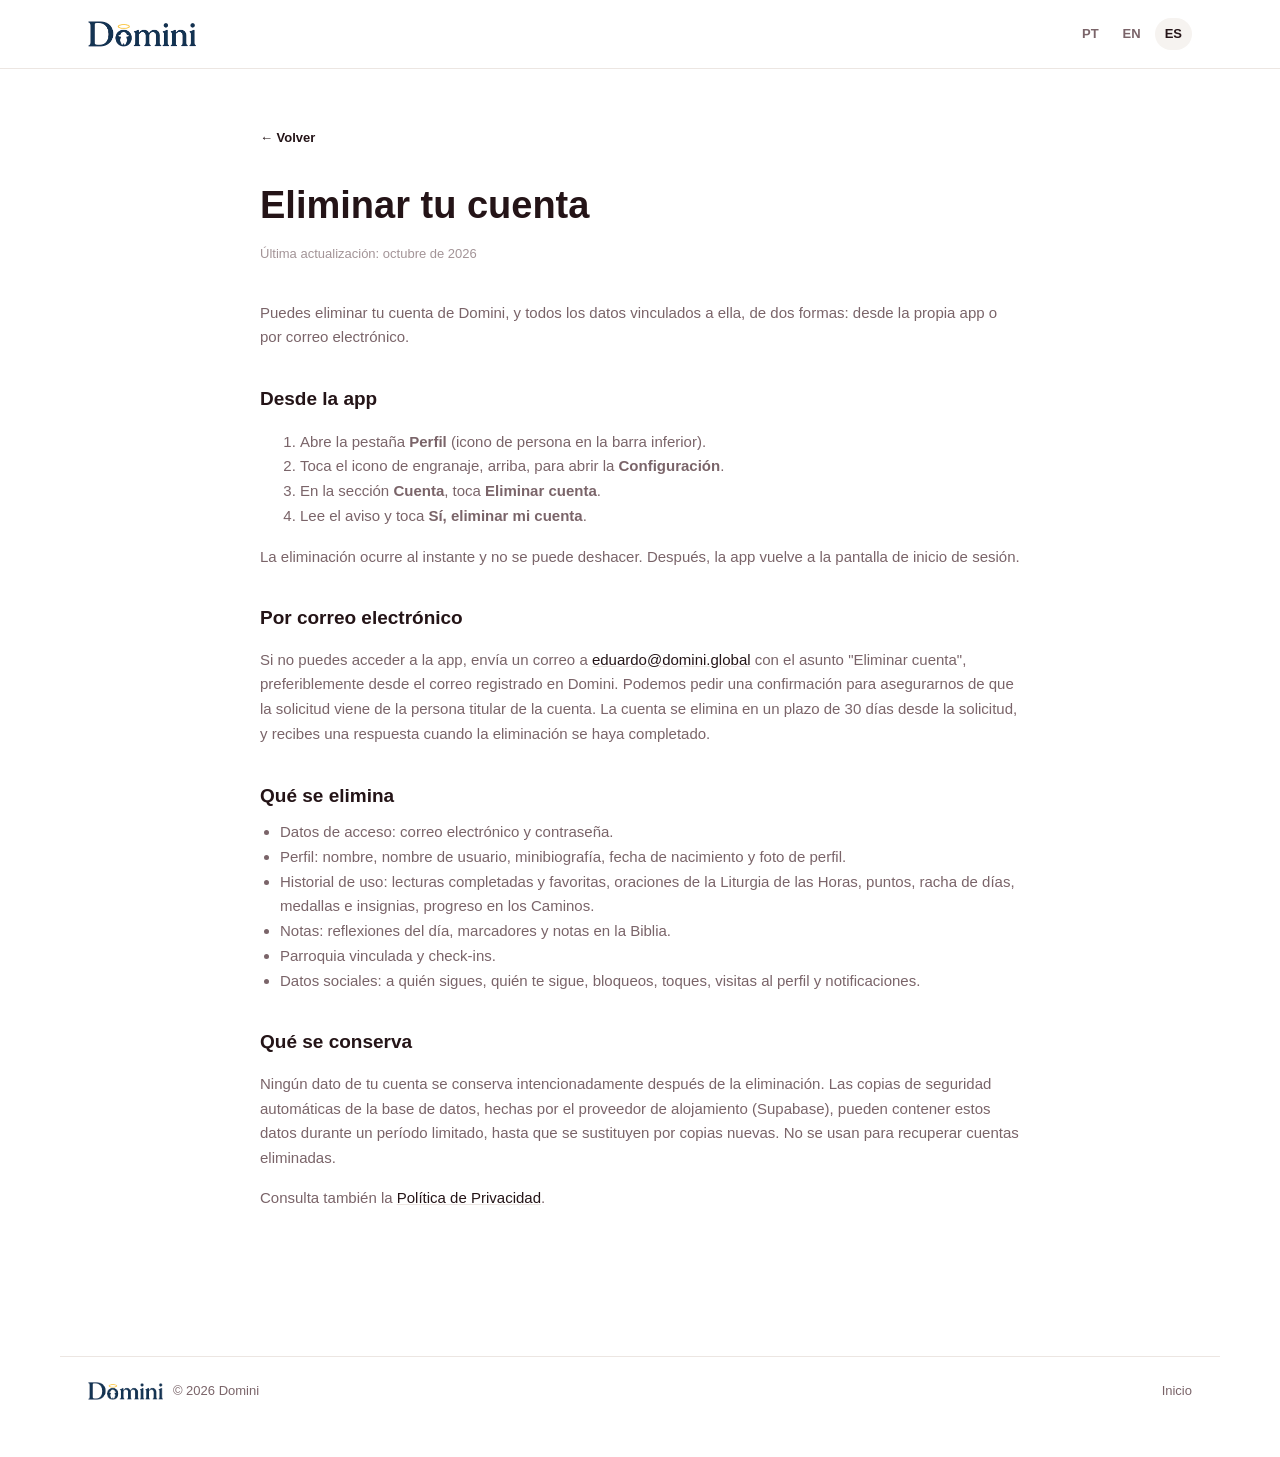
<file: es/eliminar-cuenta.html>
<!doctype html>
<html lang="es">
<head>
<meta charset="utf-8">
<meta name="viewport" content="width=device-width, initial-scale=1">
<title>Eliminar cuenta — Domini</title>
<meta name="robots" content="noindex">
<link rel="icon" href="../assets/favicon.png?v=2">
<link rel="apple-touch-icon" href="../assets/apple-touch-icon.png">
<link rel="alternate" hreflang="pt" href="https://domini.global/excluir-conta.html">
<link rel="alternate" hreflang="en" href="https://domini.global/en/delete-account.html">
<link rel="alternate" hreflang="es" href="https://domini.global/es/eliminar-cuenta.html">
<link rel="stylesheet" href="../assets/style.css">
</head>
<body>

<header class="site-header">
  <div class="wrap">
    <a class="brand" href="/es/">
      <img class="logo-light" src="../assets/domini-logo.png" alt="Domini">
      <img class="logo-dark" src="../assets/domini-logo-dark.png" alt="Domini">
    </a>
    <nav class="lang-switch" aria-label="Idioma">
      <a href="/excluir-conta.html">PT</a>
      <a href="/en/delete-account.html">EN</a>
      <a href="/es/eliminar-cuenta.html" class="active">ES</a>
    </nav>
  </div>
</header>

<section class="legal wrap">
  <a class="back-link" href="/es/">&larr; Volver</a>
  <h1>Eliminar tu cuenta</h1>
  <p class="updated">Última actualización: octubre de 2026</p>

  <p>Puedes eliminar tu cuenta de Domini, y todos los datos vinculados a ella, de dos formas: desde la propia app o por correo electrónico.</p>

  <h2>Desde la app</h2>
  <ol>
    <li>Abre la pestaña <strong>Perfil</strong> (icono de persona en la barra inferior).</li>
    <li>Toca el icono de engranaje, arriba, para abrir la <strong>Configuración</strong>.</li>
    <li>En la sección <strong>Cuenta</strong>, toca <strong>Eliminar cuenta</strong>.</li>
    <li>Lee el aviso y toca <strong>Sí, eliminar mi cuenta</strong>.</li>
  </ol>
  <p>La eliminación ocurre al instante y no se puede deshacer. Después, la app vuelve a la pantalla de inicio de sesión.</p>

  <h2>Por correo electrónico</h2>
  <p>Si no puedes acceder a la app, envía un correo a <a href="mailto:eduardo@domini.global?subject=Eliminar%20cuenta">eduardo@domini.global</a> con el asunto "Eliminar cuenta", preferiblemente desde el correo registrado en Domini. Podemos pedir una confirmación para asegurarnos de que la solicitud viene de la persona titular de la cuenta. La cuenta se elimina en un plazo de 30 días desde la solicitud, y recibes una respuesta cuando la eliminación se haya completado.</p>

  <h2>Qué se elimina</h2>
  <ul>
    <li>Datos de acceso: correo electrónico y contraseña.</li>
    <li>Perfil: nombre, nombre de usuario, minibiografía, fecha de nacimiento y foto de perfil.</li>
    <li>Historial de uso: lecturas completadas y favoritas, oraciones de la Liturgia de las Horas, puntos, racha de días, medallas e insignias, progreso en los Caminos.</li>
    <li>Notas: reflexiones del día, marcadores y notas en la Biblia.</li>
    <li>Parroquia vinculada y check-ins.</li>
    <li>Datos sociales: a quién sigues, quién te sigue, bloqueos, toques, visitas al perfil y notificaciones.</li>
  </ul>

  <h2>Qué se conserva</h2>
  <p>Ningún dato de tu cuenta se conserva intencionadamente después de la eliminación. Las copias de seguridad automáticas de la base de datos, hechas por el proveedor de alojamiento (Supabase), pueden contener estos datos durante un período limitado, hasta que se sustituyen por copias nuevas. No se usan para recuperar cuentas eliminadas.</p>

  <p>Consulta también la <a href="/es/privacidad.html">Política de Privacidad</a>.</p>
</section>

<footer class="site-footer">
  <div class="wrap">
    <div class="footer-brand">
      <img class="logo-light" src="../assets/domini-logo.png" alt="Domini">
      <img class="logo-dark" src="../assets/domini-logo-dark.png" alt="Domini">
      <span>&copy; 2026 Domini</span>
    </div>
    <nav class="footer-links">
      <a href="/es/">Inicio</a>
    </nav>
  </div>
</footer>

</body>
</html>
</file>
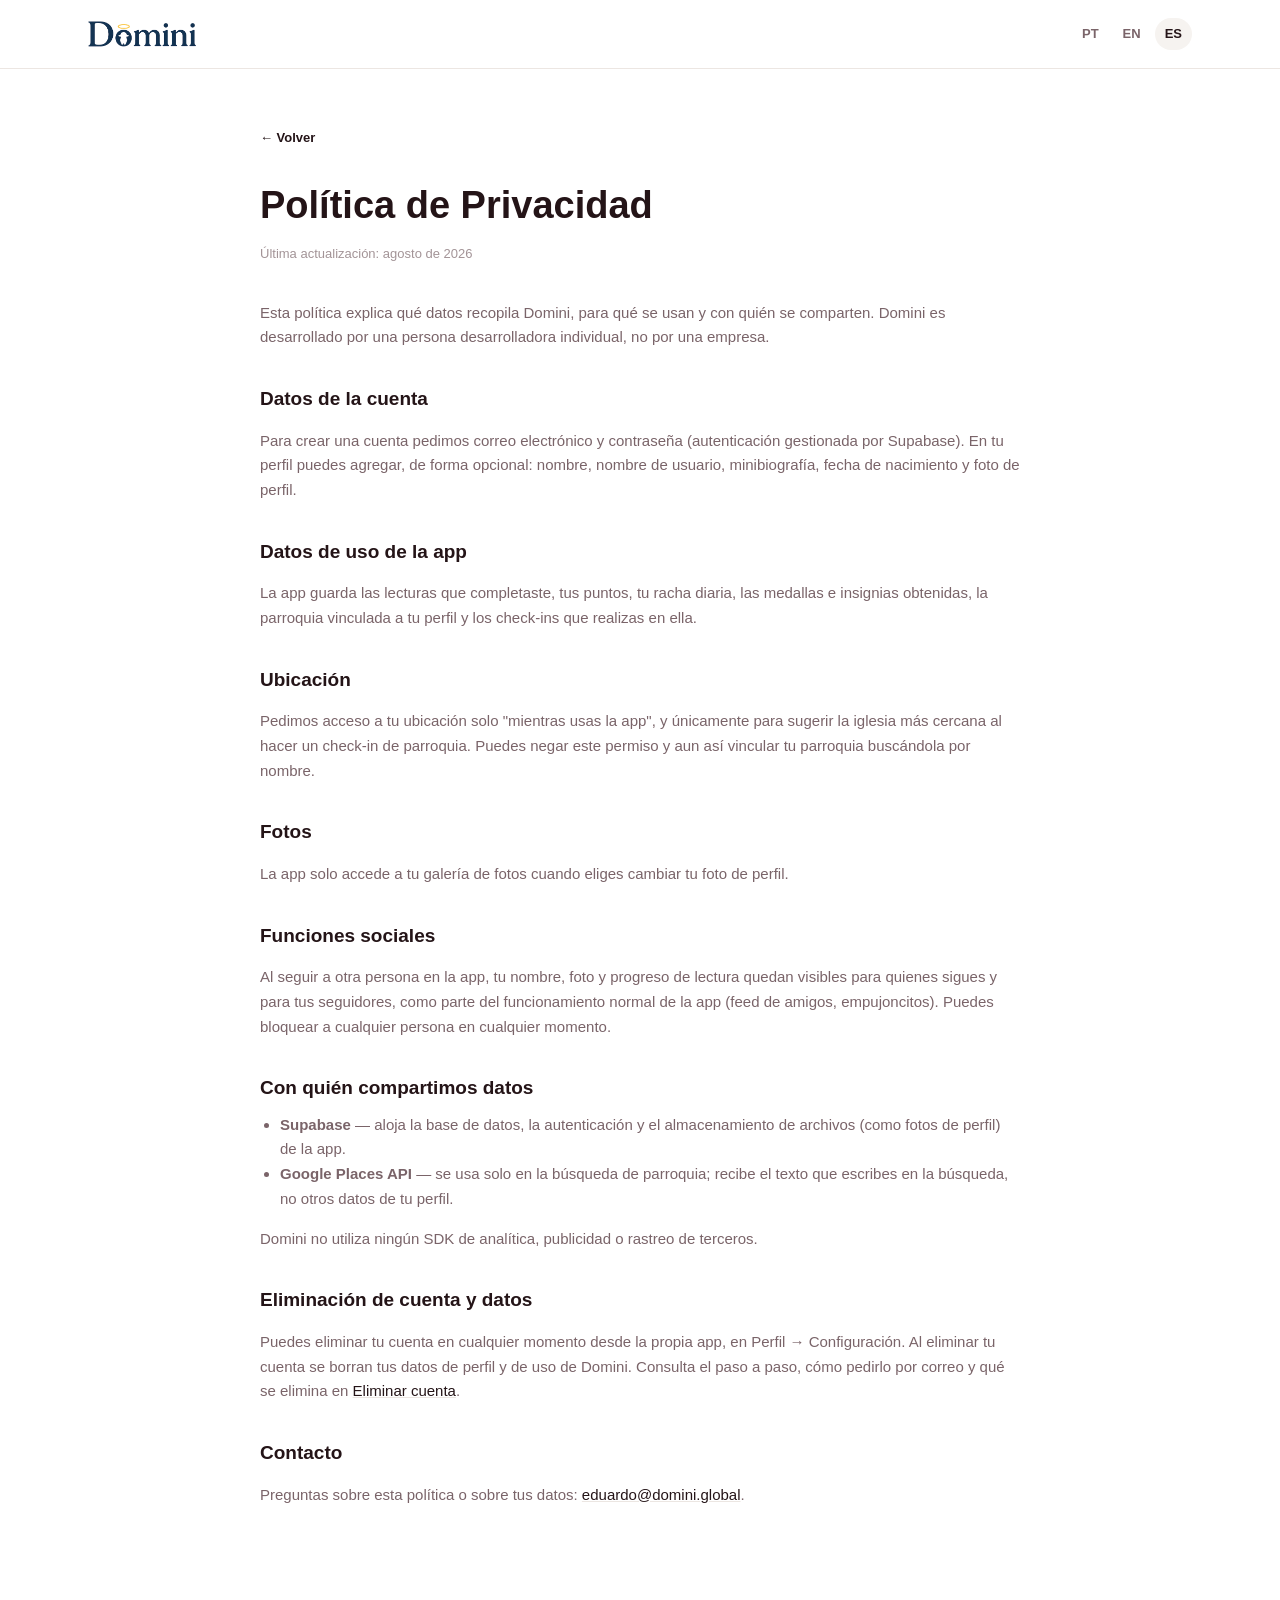
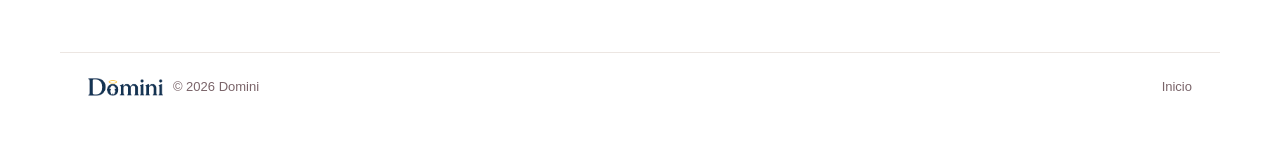
<file: es/privacidad.html>
<!doctype html>
<html lang="es">
<head>
<meta charset="utf-8">
<meta name="viewport" content="width=device-width, initial-scale=1">
<title>Política de Privacidad — Domini</title>
<meta name="robots" content="noindex">
<link rel="icon" href="../assets/favicon.png?v=2">
<link rel="apple-touch-icon" href="../assets/apple-touch-icon.png">
<link rel="alternate" hreflang="pt" href="https://domini.global/privacidade.html">
<link rel="alternate" hreflang="en" href="https://domini.global/en/privacy.html">
<link rel="alternate" hreflang="es" href="https://domini.global/es/privacidad.html">
<link rel="stylesheet" href="../assets/style.css">
</head>
<body>

<header class="site-header">
  <div class="wrap">
    <a class="brand" href="/es/">
      <img class="logo-light" src="../assets/domini-logo.png" alt="Domini">
      <img class="logo-dark" src="../assets/domini-logo-dark.png" alt="Domini">
    </a>
    <nav class="lang-switch" aria-label="Idioma">
      <a href="/privacidade.html">PT</a>
      <a href="/en/privacy.html">EN</a>
      <a href="/es/privacidad.html" class="active">ES</a>
    </nav>
  </div>
</header>

<section class="legal wrap">
  <a class="back-link" href="/es/">&larr; Volver</a>
  <h1>Política de Privacidad</h1>
  <p class="updated">Última actualización: agosto de 2026</p>

  <p>Esta política explica qué datos recopila Domini, para qué se usan y con quién se comparten. Domini es desarrollado por una persona desarrolladora individual, no por una empresa.</p>

  <h2>Datos de la cuenta</h2>
  <p>Para crear una cuenta pedimos correo electrónico y contraseña (autenticación gestionada por Supabase). En tu perfil puedes agregar, de forma opcional: nombre, nombre de usuario, minibiografía, fecha de nacimiento y foto de perfil.</p>

  <h2>Datos de uso de la app</h2>
  <p>La app guarda las lecturas que completaste, tus puntos, tu racha diaria, las medallas e insignias obtenidas, la parroquia vinculada a tu perfil y los check-ins que realizas en ella.</p>

  <h2>Ubicación</h2>
  <p>Pedimos acceso a tu ubicación solo "mientras usas la app", y únicamente para sugerir la iglesia más cercana al hacer un check-in de parroquia. Puedes negar este permiso y aun así vincular tu parroquia buscándola por nombre.</p>

  <h2>Fotos</h2>
  <p>La app solo accede a tu galería de fotos cuando eliges cambiar tu foto de perfil.</p>

  <h2>Funciones sociales</h2>
  <p>Al seguir a otra persona en la app, tu nombre, foto y progreso de lectura quedan visibles para quienes sigues y para tus seguidores, como parte del funcionamiento normal de la app (feed de amigos, empujoncitos). Puedes bloquear a cualquier persona en cualquier momento.</p>

  <h2>Con quién compartimos datos</h2>
  <ul>
    <li><strong>Supabase</strong> — aloja la base de datos, la autenticación y el almacenamiento de archivos (como fotos de perfil) de la app.</li>
    <li><strong>Google Places API</strong> — se usa solo en la búsqueda de parroquia; recibe el texto que escribes en la búsqueda, no otros datos de tu perfil.</li>
  </ul>
  <p>Domini no utiliza ningún SDK de analítica, publicidad o rastreo de terceros.</p>

  <h2>Eliminación de cuenta y datos</h2>
  <p>Puedes eliminar tu cuenta en cualquier momento desde la propia app, en Perfil &rarr; Configuración. Al eliminar tu cuenta se borran tus datos de perfil y de uso de Domini. Consulta el paso a paso, cómo pedirlo por correo y qué se elimina en <a href="/es/eliminar-cuenta.html">Eliminar cuenta</a>.</p>

  <h2>Contacto</h2>
  <p>Preguntas sobre esta política o sobre tus datos: <a href="mailto:eduardo@domini.global">eduardo@domini.global</a>.</p>
</section>

<footer class="site-footer">
  <div class="wrap">
    <div class="footer-brand">
      <img class="logo-light" src="../assets/domini-logo.png" alt="Domini">
      <img class="logo-dark" src="../assets/domini-logo-dark.png" alt="Domini">
      <span>&copy; 2026 Domini</span>
    </div>
    <nav class="footer-links">
      <a href="/es/">Inicio</a>
    </nav>
  </div>
</footer>

</body>
</html>
</file>
<file: assets/style.css>
@font-face {
    font-family: 'Source Serif Var';
    font-style: italic;
    font-weight: 200 900;
    font-display: swap;
    src: url('fonts/source-serif-4-italic-var.woff2') format('woff2');
  }

  :root {
    --paper: #ffffff;
    --surface: #ffffff;
    --surface-alt: #f6f3f0;
    --line: #ece6e2;
    --ink-900: #241417;
    --ink-700: #4a3238;
    --ink-500: #7a6469;
    --ink-400: #a39497;
    --gold: #c9a227;
    --gold-tint: #f7efda;
    --creme: #fff8ef;

    --verde-fg: #1f7a4d; --verde-tint: #e1f3e9; --verde-accent: #1f7a4d; --verde-soft: #438f69;
    --roxo-fg: #6b3fa0; --roxo-tint: #efe7f7; --roxo-accent: #6b3fa0;
    --vermelho-fg: #b0342b; --vermelho-tint: #f8e3e1; --vermelho-accent: #a32b32;
    --rosa-fg: #a94472; --rosa-tint: #f8e4ee; --rosa-accent: #a94472;
    --branco-fg: #a9781a; --branco-tint: #f8f0dc; --branco-accent: #b8860b;

    --sans: -apple-system, BlinkMacSystemFont, 'SF Pro Text', 'Segoe UI', Roboto, Helvetica, Arial, sans-serif;
    --serif: 'Source Serif Var', 'Source Serif 4', Georgia, serif;

    --r-pill: 999px;
    --max: 1160px;
    color-scheme: light;
  }

  @media (prefers-color-scheme: dark) {
    :root {
      --paper: #171113; --surface: #241a1d; --surface-alt: #2c2023; --line: #3a282c;
      --ink-900: #f5ecee; --ink-700: #d2c2c6; --ink-500: #9c8a8e; --ink-400: #6e5c60;
      --gold: #e0ba5c; --gold-tint: #332b17;
      --verde-fg: #6bdca0; --verde-tint: #17301f; --verde-accent: #2fa86b; --verde-soft: #50b683;
      --roxo-fg: #c9a6ee; --roxo-tint: #2c2038; --roxo-accent: #7c4fb5;
      --vermelho-fg: #f08072; --vermelho-tint: #331c1a; --vermelho-accent: #c4453c;
      --rosa-fg: #ed9cc3; --rosa-tint: #35202b; --rosa-accent: #c05a8a;
      --branco-fg: #e4c868; --branco-tint: #332b15; --branco-accent: #c9a227;
      color-scheme: dark;
    }
  }
  :root[data-theme="dark"] {
    --paper: #171113; --surface: #241a1d; --surface-alt: #2c2023; --line: #3a282c;
    --ink-900: #f5ecee; --ink-700: #d2c2c6; --ink-500: #9c8a8e; --ink-400: #6e5c60;
    --gold: #e0ba5c; --gold-tint: #332b17;
    --verde-fg: #6bdca0; --verde-tint: #17301f; --verde-accent: #2fa86b; --verde-soft: #50b683;
    --roxo-fg: #c9a6ee; --roxo-tint: #2c2038; --roxo-accent: #7c4fb5;
    --vermelho-fg: #f08072; --vermelho-tint: #331c1a; --vermelho-accent: #c4453c;
    --rosa-fg: #ed9cc3; --rosa-tint: #35202b; --rosa-accent: #c05a8a;
    --branco-fg: #e4c868; --branco-tint: #332b15; --branco-accent: #c9a227;
    color-scheme: dark;
  }
  :root[data-theme="light"] {
    --paper: #ffffff; --surface: #ffffff; --surface-alt: #f6f3f0; --line: #ece6e2;
    --ink-900: #241417; --ink-700: #4a3238; --ink-500: #7a6469; --ink-400: #a39497;
    --gold: #c9a227; --gold-tint: #f7efda;
    --verde-fg: #1f7a4d; --verde-tint: #e1f3e9; --verde-accent: #1f7a4d; --verde-soft: #438f69;
    --roxo-fg: #6b3fa0; --roxo-tint: #efe7f7; --roxo-accent: #6b3fa0;
    --vermelho-fg: #b0342b; --vermelho-tint: #f8e3e1; --vermelho-accent: #a32b32;
    --rosa-fg: #a94472; --rosa-tint: #f8e4ee; --rosa-accent: #a94472;
    --branco-fg: #a9781a; --branco-tint: #f8f0dc; --branco-accent: #b8860b;
    color-scheme: light;
  }

  * { box-sizing: border-box; }
  html { scroll-behavior: smooth; }
  body {
    margin: 0; background: var(--paper); color: var(--ink-900);
    font-family: var(--sans); font-size: 16px; line-height: 1.55;
    -webkit-font-smoothing: antialiased; overflow-x: hidden;
  }
  a { color: inherit; }
  img { max-width: 100%; display: block; }
  a:focus-visible, button:focus-visible { outline: 2px solid var(--gold); outline-offset: 3px; }
  .wrap { max-width: var(--max); margin: 0 auto; padding: 0 28px; }

  .reveal { opacity: 0; transform: translateY(16px); transition: opacity 650ms ease, transform 650ms ease; }
  .reveal.is-visible { opacity: 1; transform: translateY(0); }
  @media (prefers-reduced-motion: reduce) { .reveal { opacity: 1; transform: none; transition: none; } }

  /* ---------- header ---------- */
  .site-header {
    position: sticky; top: 0; z-index: 30;
    display: flex; align-items: center; justify-content: space-between;
    padding: 18px 0; background: color-mix(in srgb, var(--paper) 82%, transparent);
    backdrop-filter: blur(14px); -webkit-backdrop-filter: blur(14px);
    border-bottom: 1px solid var(--line);
  }
  .site-header .wrap { display: flex; align-items: center; justify-content: space-between; width: 100%; }
  .brand { display: flex; align-items: center; text-decoration: none; }
  .brand img { height: 26px; width: auto; }
  .logo-dark { display: none; }
  @media (prefers-color-scheme: dark) {
    .logo-light { display: none; }
    .logo-dark { display: block; }
  }
  .lang-switch { display: flex; gap: 4px; font-size: 13px; font-weight: 600; }
  .lang-switch a { padding: 6px 10px; border-radius: var(--r-pill); text-decoration: none; color: var(--ink-500); }
  .lang-switch a.active { background: var(--surface-alt); color: var(--ink-900); }

  /* ---------- hero ---------- */
  .hero { padding: 68px 0 0; text-align: center; }
  .lit-chip {
    display: inline-flex; align-items: center; gap: 6px;
    padding: 6px 12px; border-radius: var(--r-pill); background: var(--verde-tint); margin-bottom: 22px;
  }
  .lit-dot { width: 6px; height: 6px; border-radius: 3px; background: var(--verde-accent); }
  .lit-chip span.label { font-size: 11.5px; font-weight: 700; color: var(--verde-fg); }

  .hero h1 {
    font-family: var(--sans); font-weight: 800;
    font-size: clamp(36px, 5vw, 62px); line-height: 1.05; letter-spacing: -0.02em;
    color: var(--ink-900); margin: 0 auto 20px; max-width: 15ch; text-wrap: balance;
  }
  .hero .lede {
    font-size: 18px; line-height: 1.6; color: var(--ink-500);
    max-width: 46ch; margin: 0 auto 36px;
  }

  .store-badges { display: flex; gap: 12px; flex-wrap: wrap; justify-content: center; }
  .store-badge {
    display: inline-flex; align-items: center; gap: 9px;
    padding: 13px 22px; border-radius: var(--r-pill);
    background: var(--ink-900); color: var(--paper);
    text-decoration: none; font-size: 14px; font-weight: 700;
    transition: transform 150ms ease, opacity 150ms ease;
  }
  .store-badge:hover { transform: translateY(-2px); opacity: 0.9; }
  .store-badge-disabled { cursor: default; }
  .store-badge-disabled:hover { transform: none; opacity: 1; }
  .soon {
    font-size: 9.5px; font-weight: 800; letter-spacing: 0.05em; text-transform: uppercase;
    background: var(--gold); color: var(--ink-900); padding: 3px 8px; border-radius: var(--r-pill); margin-left: 2px;
  }

  /* ---------- slider de largura total (texto + print reais, um par por slide) ---------- */
  .feature-slider { padding: 56px 0 0; }
  .fs-card { position: relative; }
  .fs-viewport { overflow: hidden; }
  .fs-track { display: flex; width: 300%; transition: transform 600ms cubic-bezier(0.65, 0, 0.35, 1); }
  .fs-slide {
    flex: 0 0 33.3333%; width: 33.3333%; display: grid;
    grid-template-columns: 0.9fr 1fr; align-items: center; gap: 40px;
    padding: 24px 0 44px; min-height: 460px;
  }

  .fs-text .eyebrow {
    display: inline-flex; padding: 5px 12px; border-radius: var(--r-pill);
    font-size: 11.5px; font-weight: 700; margin-bottom: 16px;
  }
  .fs-text h3 {
    font-family: var(--sans); font-weight: 800; font-size: clamp(24px, 2.8vw, 32px);
    color: var(--ink-900); margin: 0 0 14px; text-wrap: balance;
  }
  .fs-text p { font-size: 16px; line-height: 1.6; color: var(--ink-500); margin: 0; max-width: 38ch; }

  .fs-shot-wrap { position: relative; display: flex; justify-content: center; }
  .glow-item {
    position: absolute; width: 340px; height: 340px; border-radius: 50%;
    filter: blur(75px); z-index: 0; opacity: 0; top: 10px; left: 50%;
    transform: translateX(-50%); transition: opacity 550ms ease;
  }
  .glow-item.active { opacity: 0.35; }
  .glow-verde { background: radial-gradient(circle, var(--verde-accent), transparent 68%); }
  .glow-roxo { background: radial-gradient(circle, var(--roxo-accent), transparent 68%); }
  .glow-rosa { background: radial-gradient(circle, var(--rosa-accent), transparent 68%); }

  .fs-shot {
    position: relative; z-index: 1; width: min(230px, 100%);
    border-radius: 24px; overflow: hidden; border: 1px solid var(--line);
    box-shadow: 0 26px 54px -26px rgba(36, 20, 23, 0.3);
  }
  .fs-shot img { width: 100%; display: block; }

  .fs-controls {
    display: flex; align-items: center; justify-content: center; gap: 18px;
    padding: 0 0 28px;
  }
  .slide-arrow {
    width: 32px; height: 32px; border-radius: 50%; border: 1px solid var(--line);
    background: var(--surface); display: flex; align-items: center; justify-content: center;
    cursor: pointer; color: var(--ink-900); padding: 0; flex-shrink: 0;
  }
  .slide-arrow:hover { background: var(--surface-alt); }
  .dots { display: flex; gap: 8px; }
  .dot { width: 7px; height: 7px; border-radius: 50%; background: var(--line); border: none; padding: 0; cursor: pointer; transition: background 200ms ease, width 200ms ease; }
  .dot.active { background: var(--ink-900); width: 20px; border-radius: 4px; }

  @media (max-width: 780px) {
    .fs-slide { grid-template-columns: 1fr; padding: 20px 0 32px; text-align: center; min-height: 0; }
    .fs-text { order: 2; }
    .fs-shot-wrap { order: 1; }
    .fs-text p { margin: 0 auto; }
  }

  /* ---------- bento features ---------- */
  .features { padding: 40px 0 20px; }
  .section-head { max-width: 620px; margin: 0 auto 44px; text-align: center; }
  .section-head h2 {
    font-family: var(--sans); font-weight: 800; font-size: clamp(26px, 3vw, 34px);
    color: var(--ink-900); margin: 0 0 10px; text-wrap: balance;
  }
  .section-head p { color: var(--ink-500); font-size: 16px; margin: 0 auto; max-width: 50ch; }

  .bento { display: grid; grid-template-columns: repeat(4, 1fr); grid-auto-rows: minmax(168px, auto); gap: 16px; }
  .tile {
    background: var(--surface); border: 1.5px solid var(--line); border-radius: 22px;
    padding: 24px; transition: transform 200ms ease, box-shadow 200ms ease;
    display: flex; flex-direction: column;
  }
  .tile:hover { transform: translateY(-4px); box-shadow: 0 22px 40px -22px rgba(36, 20, 23, 0.22); }
  .tile-icon {
    width: 38px; height: 38px; border-radius: var(--r-pill); flex-shrink: 0;
    display: flex; align-items: center; justify-content: center; margin-bottom: 14px;
  }
  .tile h3 { font-size: 16px; font-weight: 700; color: var(--ink-900); margin: 0 0 6px; }
  .tile p { font-size: 13.5px; color: var(--ink-500); margin: 0; line-height: 1.55; }

  .fi-verde { background: var(--verde-tint); color: var(--verde-fg); }
  .fi-roxo { background: var(--roxo-tint); color: var(--roxo-fg); }
  .fi-vermelho { background: var(--vermelho-tint); color: var(--vermelho-fg); }
  .fi-rosa { background: var(--rosa-tint); color: var(--rosa-fg); }
  .fi-branco { background: var(--branco-tint); color: var(--branco-fg); }

  /* card grande: mesmo tratamento de gradiente do card "frase do santo" do app */
  .t-large {
    grid-column: span 2; grid-row: span 2; justify-content: flex-end;
    position: relative; overflow: hidden; border: none;
    background: linear-gradient(135deg, var(--verde-accent), var(--verde-soft));
    box-shadow: 0 26px 48px -22px color-mix(in srgb, var(--verde-accent) 55%, transparent);
  }
  .t-large .tile-icon { background: rgba(255, 255, 255, 0.22); color: var(--creme); }
  .t-large h3 { font-size: 20px; color: var(--creme); }
  .t-large p { font-size: 14.5px; max-width: 30ch; color: rgba(255, 248, 239, 0.82); }
  .t-large .deco {
    position: absolute; top: -28px; right: -18px; opacity: 0.15; color: #ffffff;
    pointer-events: none;
  }

  .t-wide {
    grid-column: span 4; grid-row: span 1; flex-direction: row; align-items: center; gap: 16px;
    background: var(--verde-tint); border-color: transparent;
  }
  .t-wide .tile-icon { margin-bottom: 0; background: var(--surface); }
  .t-wide h3 { margin: 0 0 3px; }
  .t-wide p { margin: 0; }

  /* ---------- band ---------- */
  .band { background: var(--gold-tint); padding: 80px 0; text-align: center; }
  .band blockquote {
    margin: 0 auto; max-width: 680px;
    font-family: var(--serif); font-style: italic; font-weight: 500;
    font-size: clamp(22px, 3.2vw, 32px); line-height: 1.4; color: var(--ink-900); text-wrap: balance;
  }
  .band .ref { font-size: 13px; font-weight: 700; color: var(--ink-500); margin: 18px 0 40px; }
  .band .close-line { font-size: 16px; color: var(--ink-700); margin: 0 0 28px; }
  .band .store-badges { justify-content: center; }
  .band .store-badge { background: var(--gold); color: var(--ink-900); }
  .band .soon { background: var(--ink-900); color: var(--gold-tint); }

  /* ---------- footer ---------- */
  .site-footer { padding: 40px 0 56px; }
  .site-footer .wrap {
    border-top: 1px solid var(--line); padding-top: 24px;
    display: flex; align-items: center; justify-content: space-between; flex-wrap: wrap; gap: 14px;
  }
  .footer-brand { display: flex; align-items: center; gap: 10px; }
  .footer-brand img { height: 18px; width: auto; }
  .footer-brand span { font-size: 13px; color: var(--ink-500); }
  .footer-links { display: flex; align-items: center; gap: 20px; font-size: 13px; }
  .footer-links a { text-decoration: none; color: var(--ink-500); }
  .footer-links a:hover { color: var(--ink-900); }

  @media (max-width: 880px) {
    .bento { grid-template-columns: repeat(2, 1fr); grid-auto-rows: minmax(160px, auto); }
    .t-large { grid-column: span 2; }
    .t-wide { grid-column: span 2; flex-direction: column; align-items: flex-start; text-align: left; }
    .site-footer .wrap { flex-direction: column; align-items: flex-start; }
  }
  @media (max-width: 520px) {
    .bento { grid-template-columns: 1fr; }
    .t-large, .t-wide { grid-column: span 1; }
  }

/* ---------- legal pages (privacy policy) ---------- */
.legal { padding: 56px 0 90px; max-width: 760px; }
.legal .back-link {
  display: inline-block; margin-bottom: 28px; font-size: 13px; font-weight: 700;
  color: var(--ink-900); text-decoration: none;
}
.legal h1 {
  font-family: var(--sans); font-weight: 800; font-size: clamp(28px, 4vw, 38px);
  color: var(--ink-900); margin: 0 0 8px;
}
.legal .updated { color: var(--ink-400); font-size: 13px; margin: 0 0 36px; }
.legal h2 {
  font-family: var(--sans); font-weight: 700; font-size: 19px;
  color: var(--ink-900); margin: 34px 0 10px;
}
.legal p, .legal li { color: var(--ink-500); font-size: 15px; line-height: 1.65; }
.legal ul { padding-left: 20px; margin: 10px 0; }
.legal a { color: var(--ink-900); text-decoration: underline; text-decoration-color: var(--line); }

/* Seções de funcionalidade (2026-11): mesmos componentes do carrossel */
.features .fs-static { flex: none; width: 100%; padding: 56px 0; }
.features .fs-rev .fs-text { order: 2; }
.glow-vermelho { background: radial-gradient(circle, var(--vermelho-accent), transparent 68%); }
.glow-branco { background: radial-gradient(circle, var(--branco-accent), transparent 68%); }
@media (max-width: 760px) { .features .fs-rev .fs-text { order: 2; } .features .fs-static { padding: 32px 0; } }

.features .fs-static { flex: none !important; width: 100% !important; max-width: 1040px; margin: 0 auto;
  grid-template-columns: 1fr 1fr !important; gap: 72px; padding: 72px 0; }
.features .fs-text h3 { font-size: clamp(28px, 3.4vw, 40px); line-height: 1.12; }
.features .fs-text p { font-size: 17px; max-width: 42ch; }
.fs-list { list-style: none; padding: 0; margin: 22px 0 0; display: grid; gap: 10px; }
.fs-list li { position: relative; padding-left: 26px; font-size: 15px; color: var(--ink-900); line-height: 1.45; }
.fs-list li::before { content: ""; position: absolute; left: 0; top: 4px; width: 14px; height: 14px; border-radius: 50%;
  background: var(--verde-tint); box-shadow: inset 0 0 0 4px var(--verde-tint), inset 0 0 0 7px var(--verde-accent); }
@media (max-width: 760px) { .features .fs-static { grid-template-columns: 1fr !important; gap: 28px; text-align: left; }
  .fs-list { justify-items: start; } }

/* Movimento (2026-11) */
@keyframes flutuar { 0%,100% { transform: translateY(0); } 50% { transform: translateY(-10px); } }
.features .fs-shot { animation: flutuar 6s ease-in-out infinite; }
.features .fs-static:nth-child(even) .fs-shot { animation-delay: -3s; }
.features .fs-static.reveal { opacity: 0; transform: translateY(40px); transition: opacity .8s ease, transform .8s cubic-bezier(.2,.7,.2,1); }
.features .fs-static.reveal.is-visible { opacity: 1; transform: none; }
.features .fs-static.reveal .fs-text { opacity: 0; transform: translateX(-30px); transition: all .8s .15s cubic-bezier(.2,.7,.2,1); }
.features .fs-static.fs-rev.reveal .fs-text { transform: translateX(30px); }
.features .fs-static.reveal.is-visible .fs-text { opacity: 1; transform: none; }
.features .glow-item.active { opacity: .45; animation: pulsar 7s ease-in-out infinite; }
@keyframes pulsar { 0%,100% { opacity: .3; } 50% { opacity: .5; } }
@media (prefers-reduced-motion: reduce) { .features .fs-shot, .features .glow-item { animation: none; } }

.footer-ig { display: inline-flex; align-items: center; opacity: .7; }
.footer-ig:hover { opacity: 1; }
.close-line a { color: inherit; text-decoration: underline; text-decoration-color: var(--line); }

/* Elegância (2026-11): serifa nos títulos, mais respiro, só dourado */
.features .fs-static { padding: 120px 0; gap: 96px; max-width: 980px; }
.features .fs-text h3 { font-family: var(--serif); font-weight: 500; font-size: clamp(30px, 3.4vw, 42px); line-height: 1.15; letter-spacing: -0.01em; }
.features .fs-text p { max-width: 36ch; font-size: 17px; line-height: 1.7; }
.features .fs-shot { width: min(210px, 70vw); }
.features .fs-text .eyebrow { background: var(--gold-tint) !important; color: var(--branco-accent) !important; letter-spacing: .04em; text-transform: uppercase; font-size: 11px; }
.fs-list li::before { background: var(--gold-tint); box-shadow: inset 0 0 0 4px var(--gold-tint), inset 0 0 0 7px var(--gold); }
.features .glow-item.active { opacity: .22; animation: none; }
.band { background: var(--creme); padding: 120px 0; }
.band blockquote { font-family: var(--serif); font-style: italic; font-weight: 400; font-size: clamp(26px, 3vw, 38px); line-height: 1.35; max-width: 26ch; margin: 0 auto 14px; }
.band .ref { letter-spacing: .06em; text-transform: uppercase; font-size: 12px; margin-bottom: 36px; }
@media (max-width: 760px) { .features .fs-static { padding: 64px 0; gap: 36px; } .band { padding: 80px 0; } }

.features .fs-text h3 { font-family: 'Source Serif 4', Georgia, serif; font-style: normal; }

/* Faixa de números, moldura e fecho em 2 linhas (2026-11) */
.numeros { padding: 40px 0 8px; }
.numeros-grid { display: grid; grid-template-columns: repeat(4, 1fr); gap: 24px; max-width: 900px; margin: 0 auto;
  border-top: 1px solid var(--line); border-bottom: 1px solid var(--line); padding: 28px 0; text-align: center; }
.numeros strong { display: block; font-family: 'Source Serif 4', Georgia, serif; font-weight: 500; font-size: 34px; color: var(--ink-900); }
.numeros span { font-size: 12px; letter-spacing: .06em; text-transform: uppercase; color: var(--ink-500); }
.features .fs-shot { border: 7px solid #1d1416; border-radius: 34px; box-shadow: 0 30px 60px -28px rgba(36,20,23,.45); }
.band blockquote { max-width: 46ch; font-size: clamp(22px, 2.4vw, 30px); }
@media (max-width: 760px) { .numeros-grid { grid-template-columns: repeat(2, 1fr); } }

/* Ajustes (2026-11): moldura leve, topo serifado como as seções */
.features .fs-shot { border: 1px solid var(--line); border-radius: 30px; box-shadow: 0 24px 48px -30px rgba(36,20,23,.28); }
.hero h1 { font-family: 'Source Serif 4', Georgia, serif; font-weight: 500; letter-spacing: -0.015em; line-height: 1.1; }
.numeros span { display: block; max-width: 18ch; margin: 4px auto 0; line-height: 1.4; }
.hero h1 { max-width: 17ch; }

.hero h1 { font-weight: 700; }
.numeros span { max-width: none; white-space: nowrap; }
.band { padding: 56px 0; }
.band blockquote { margin-bottom: 8px; }
.band .ref { margin-bottom: 24px; }
@media (max-width: 760px) { .numeros span { white-space: normal; } .band { padding: 48px 0; } }

.hero .lede { margin-bottom: 48px; }
.numeros { padding-top: 64px; }
.hero h1 { font-size: clamp(42px, 5.6vw, 72px); }

.hero h1 { max-width: none; }
.hero .lede { font-style: italic; }
.features .fs-text p { font-style: italic; }

/* Proposta: parágrafo serifado itálico, destaques discretos, traço dourado */
.features .fs-text p { font-family: 'Source Serif Var', Georgia, serif; font-style: italic; font-size: 19px; line-height: 1.6; }
.fs-list { gap: 8px; margin-top: 24px; }
.fs-list li { font-size: 14px; color: var(--ink-500); padding-left: 24px; }
.fs-list li::before { width: 12px; height: 1.5px; border-radius: 0; top: 10px; background: var(--gold); box-shadow: none; }
</file>
